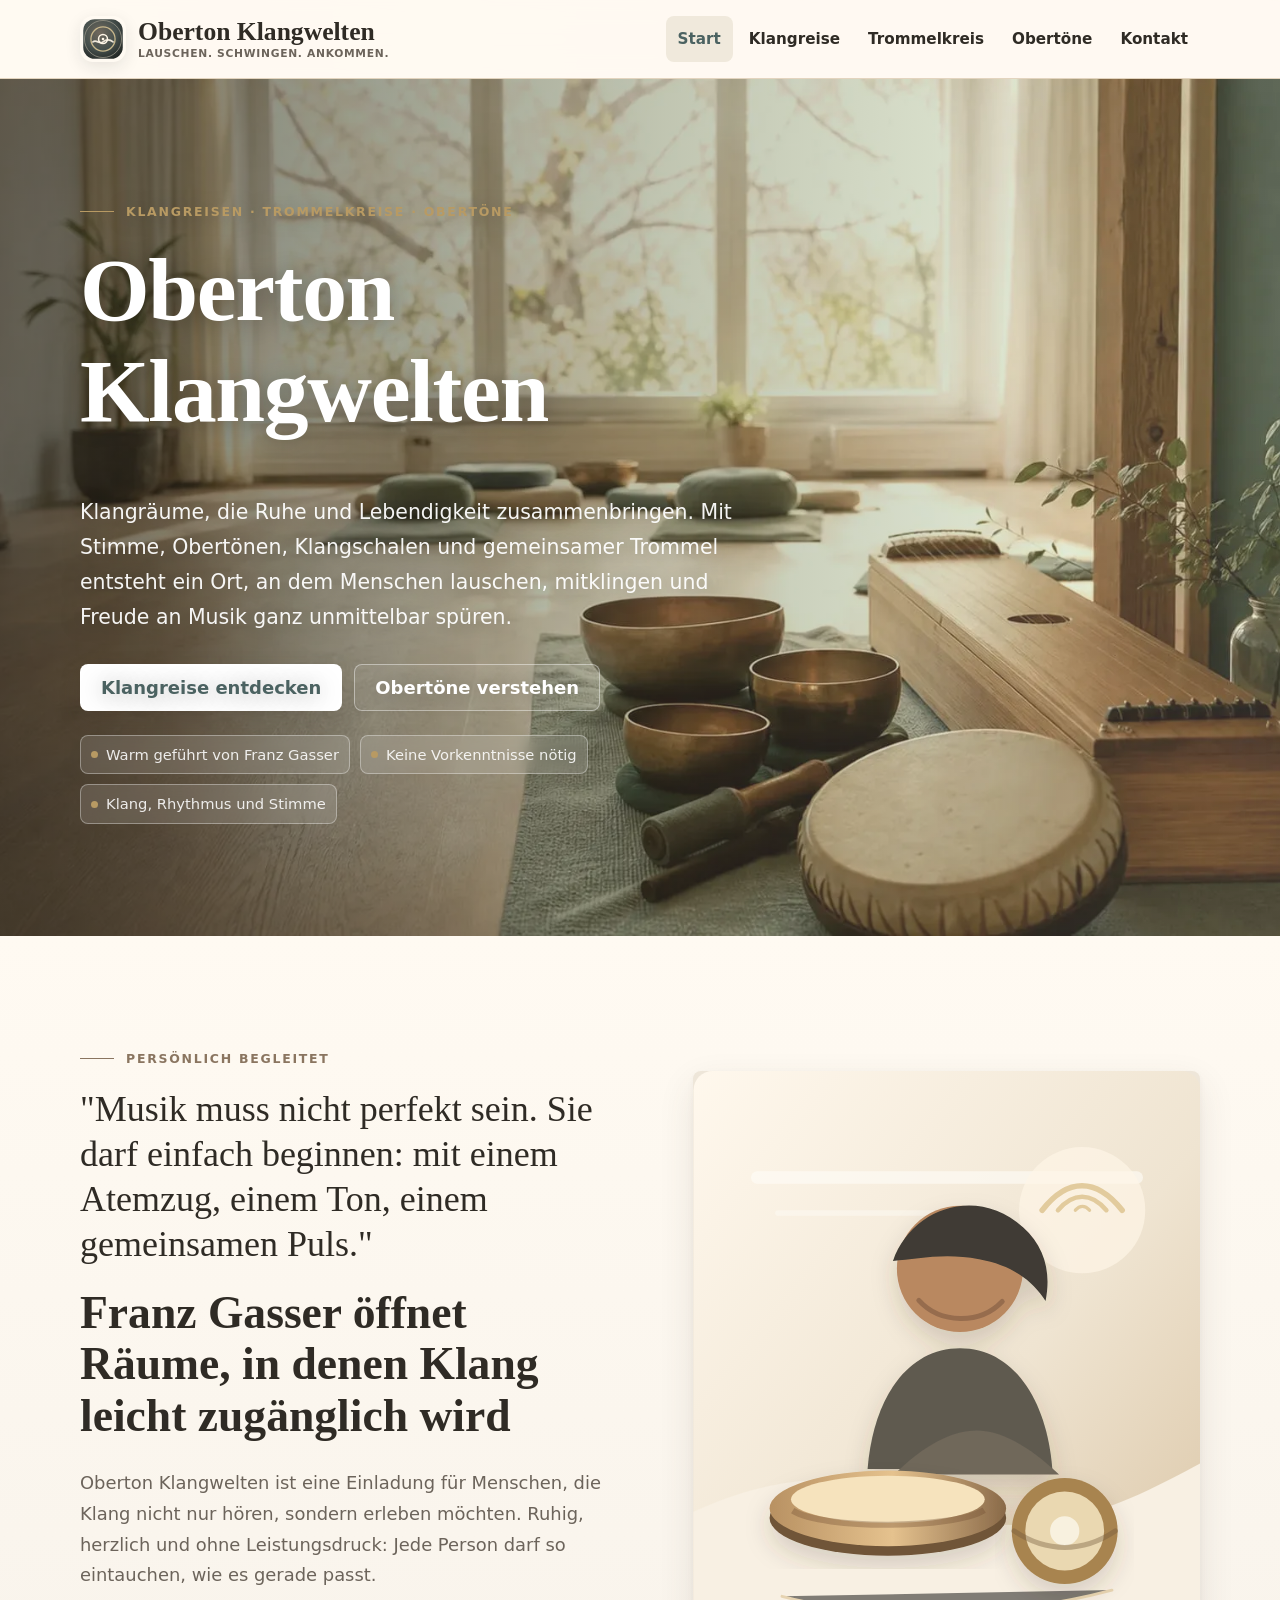
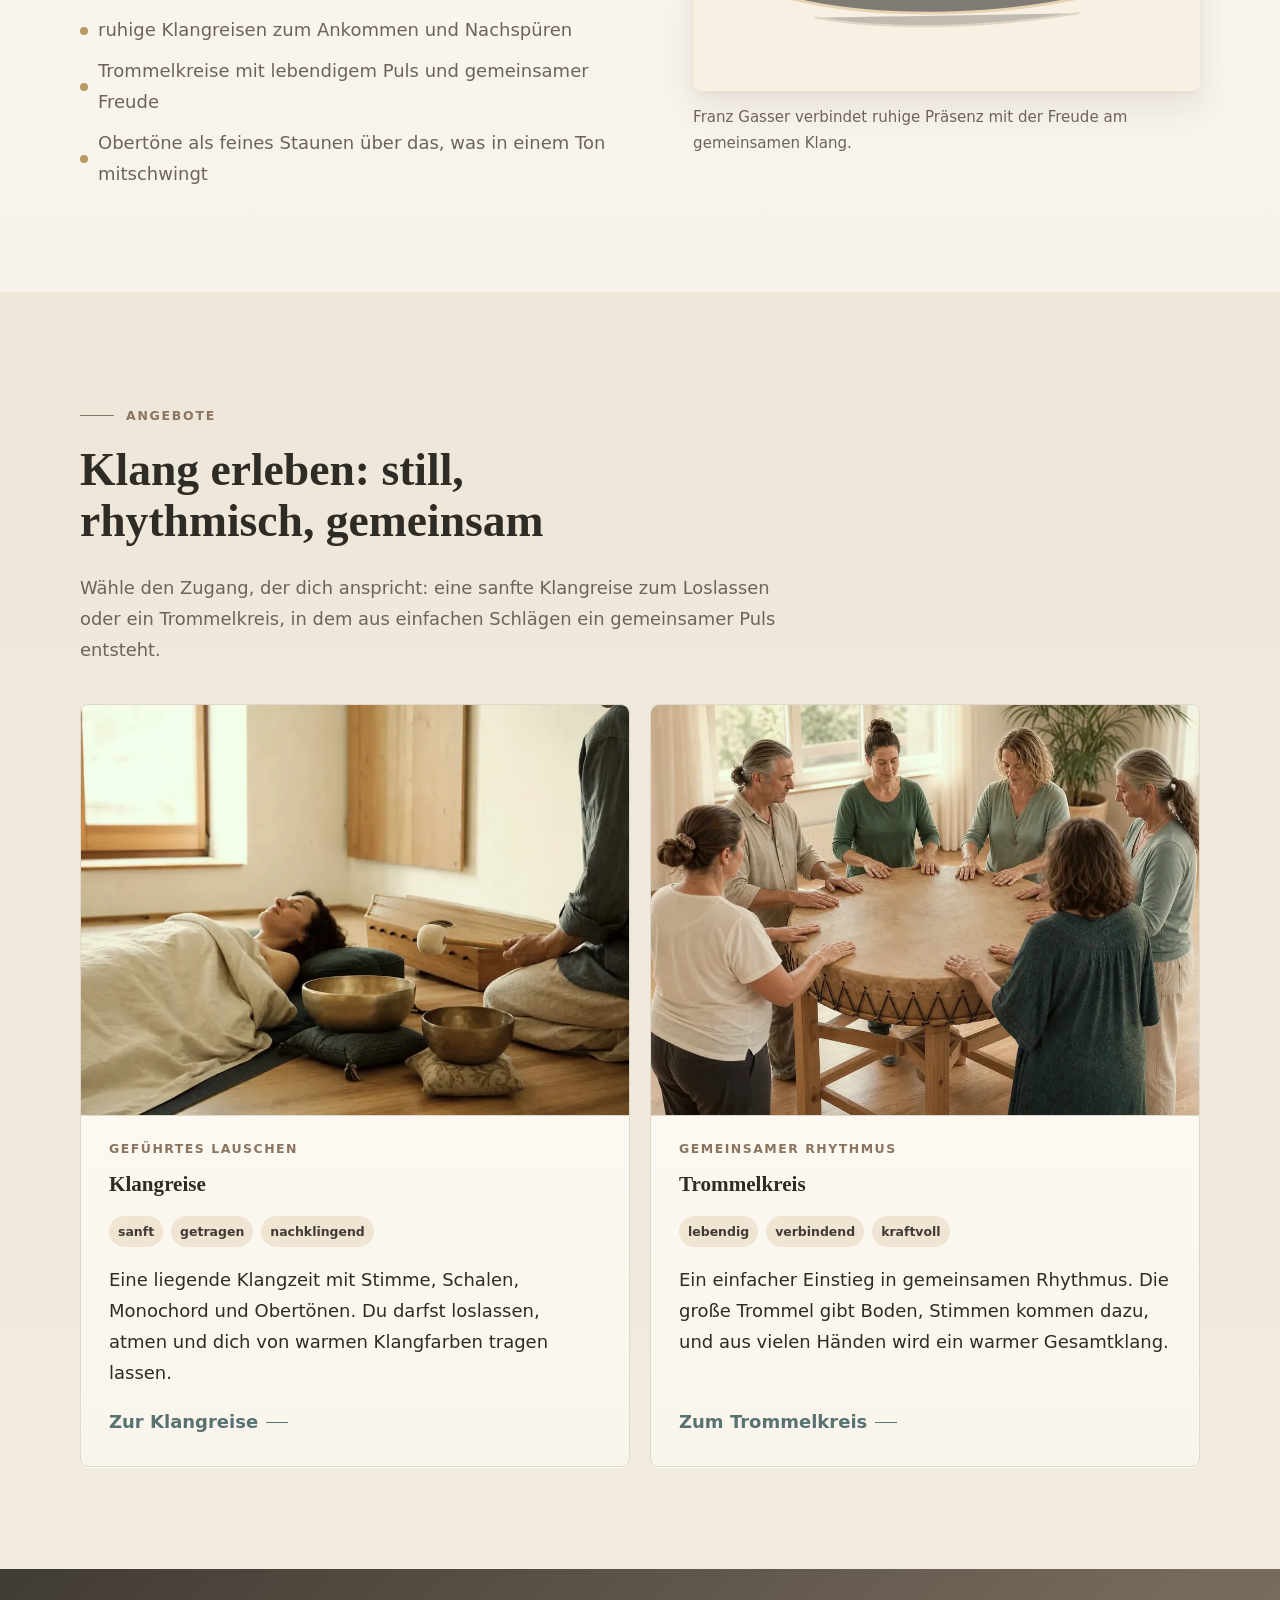
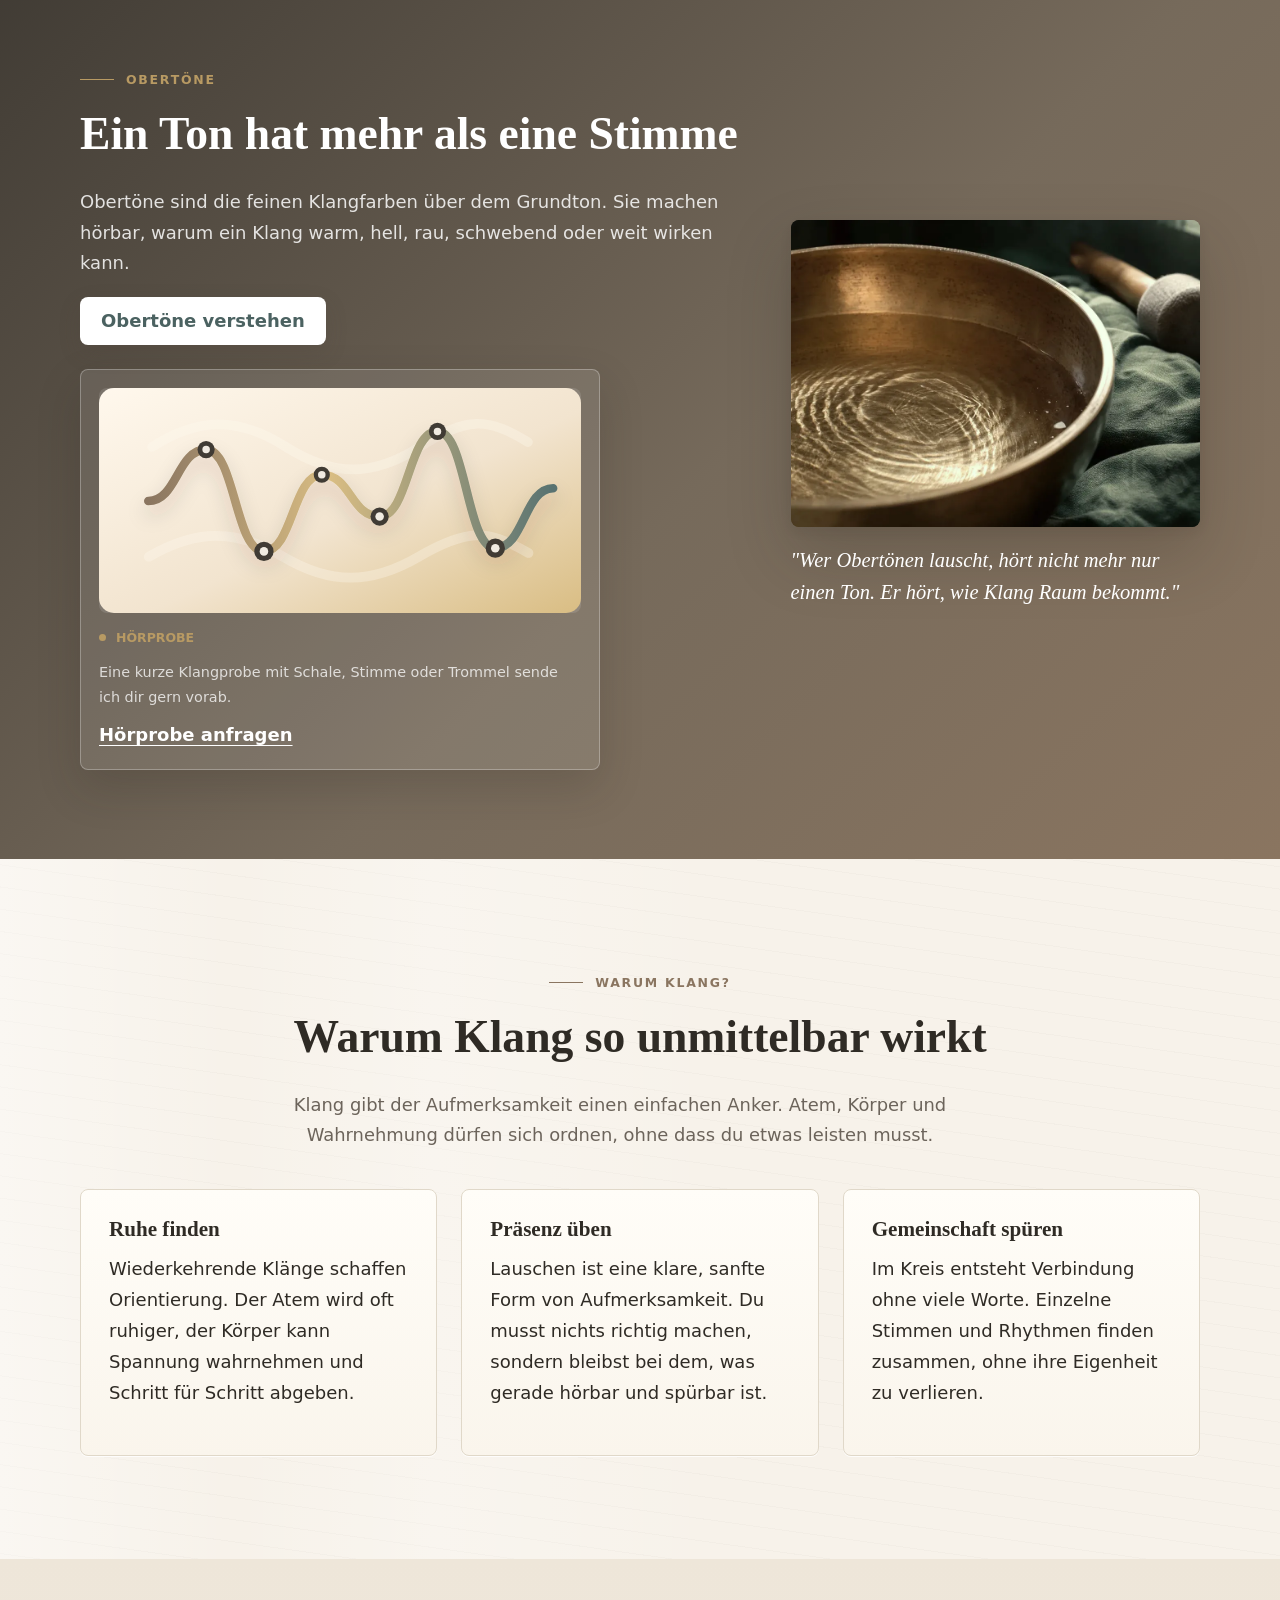
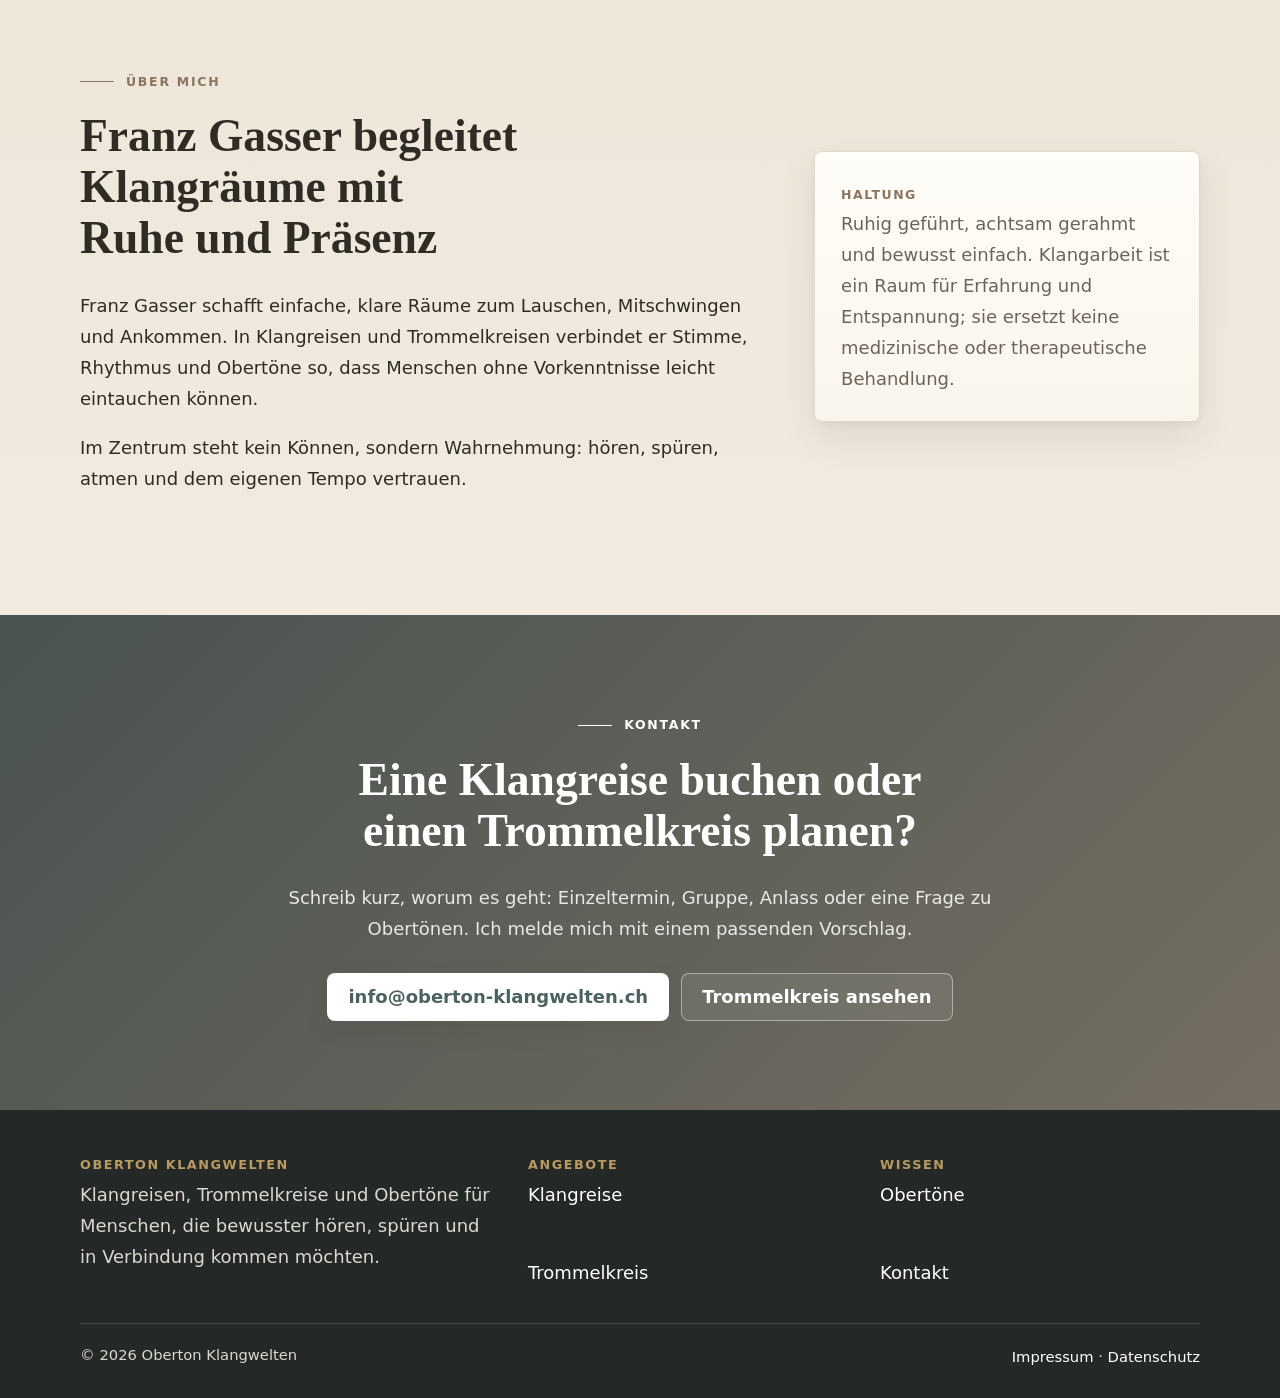
<file: index.html>
<!DOCTYPE html>
<html lang="de-CH">
<head>
<meta charset="UTF-8">
<meta name="viewport" content="width=device-width, initial-scale=1.0, viewport-fit=cover">
<meta name="theme-color" content="#f6f1e9">
<title>Oberton Klangwelten | Klangreisen, Trommelkreise und Obertöne</title>
<meta name="description" content="Oberton Klangwelten bietet Klangreisen, Trommelkreise und verständliche Einblicke in Obertöne: Räume zum Lauschen, Mitschwingen und Ankommen.">
<link rel="canonical" href="https://oberton-klangwelten.ch/">
<meta property="og:locale" content="de_CH">
<meta property="og:type" content="website">
<meta property="og:title" content="Oberton Klangwelten">
<meta property="og:description" content="Klangreisen, Trommelkreise und Obertöne: ruhig, körpernah und leicht zugänglich.">
<meta property="og:url" content="https://oberton-klangwelten.ch/">
<meta property="og:site_name" content="Oberton Klangwelten">
<meta property="og:image" content="https://oberton-klangwelten.ch/assets/photos/og-klangwelten-wood.jpg?v=2">
<meta property="og:image:width" content="1200">
<meta property="og:image:height" content="630">
<link rel="preload" as="image" href="/assets/photos/hero-klangraum-wood.webp?v=2" type="image/webp">
<link rel="icon" type="image/svg+xml" href="/assets/favicon.svg?v=4">
<link rel="apple-touch-icon" sizes="180x180" href="/assets/apple-touch-icon.png?v=4">
<link rel="manifest" href="/manifest.json">
<script type="application/ld+json">
{
  "@context": "https://schema.org",
  "@type": "LocalBusiness",
  "@id": "https://oberton-klangwelten.ch/#business",
  "name": "Oberton Klangwelten",
  "description": "Klangreisen, Trommelkreise und verständliche Einblicke in Obertöne im Kanton Bern.",
  "url": "https://oberton-klangwelten.ch/",
  "email": "info@oberton-klangwelten.ch",
  "image": "https://oberton-klangwelten.ch/assets/photos/og-klangwelten-wood.jpg?v=2",
  "slogan": "Lauschen. Schwingen. Ankommen.",
  "address": {
    "@type": "PostalAddress",
    "addressLocality": "Brügg",
    "addressRegion": "BE",
    "addressCountry": "CH"
  },
  "areaServed": {
    "@type": "AdministrativeArea",
    "name": "Kanton Bern"
  },
  "makesOffer": [
    {
      "@type": "Offer",
      "itemOffered": {
        "@type": "Service",
        "name": "Klangreise",
        "description": "Geführte Klangzeit zum Liegen, Lauschen und Ankommen mit Stimme, Klangschalen, Monochord, Trommel und Obertönen.",
        "url": "https://oberton-klangwelten.ch/angebote/klangreise/"
      }
    },
    {
      "@type": "Offer",
      "itemOffered": {
        "@type": "Service",
        "name": "Trommelkreis",
        "description": "Gemeinsamer Klangraum für Rhythmus, Stimme und Präsenz, auch ohne musikalische Vorerfahrung.",
        "url": "https://oberton-klangwelten.ch/angebote/trommelkreis/"
      }
    }
  ]
}
</script>
<style>*,*::before,*::after{box-sizing:border-box}:root{--ink:#2f2b25;--muted:#6c645b;--paper:#f7f2ea;--paper-soft:#eee6d9;--surface:#fffdf8;--forest:#70675a;--forest-dark:#403b34;--moss:#9d998b;--clay:#8a7560;--gold:#b89a63;--accent:#587271;--accent-dark:#4b6261;--cream:#faf4ea;--border:#e0d8c9;--radius:8px;--s-1:4px;--s-2:8px;--s-3:12px;--s-4:16px;--s-5:24px;--s-6:32px;--s-7:48px;--s-8:64px;--s-9:96px;--s-10:128px;--golden:1.618;--shadow:0 2px 6px rgba(74,65,56,.05),0 14px 36px rgba(74,65,56,.11);--shadow-strong:0 4px 12px rgba(42,35,28,.09),0 28px 64px rgba(42,35,28,.22);--font-display:"Iowan Old Style","Palatino Linotype",Palatino,Georgia,"Times New Roman",serif;--font-body:system-ui,-apple-system,BlinkMacSystemFont,"Segoe UI",Roboto,Arial,sans-serif;}html{scroll-behavior:smooth}body{margin:0;font-family:var(--font-body);font-size:18px;line-height:1.72;color:var(--ink);background:linear-gradient(90deg,rgba(255,255,255,.38),transparent 18%,rgba(255,255,255,.24) 34%,transparent 56%),repeating-linear-gradient(8deg,rgba(112,103,90,.032) 0 1px,transparent 1px 22px),var(--paper);-webkit-font-smoothing:antialiased;text-rendering:optimizeLegibility}a{color:var(--accent);text-decoration:none}a:hover{text-decoration:underline;text-underline-offset:3px}img,svg{display:block;max-width:100%}picture{display:block}.container{width:min(1120px,calc(100% - 40px));margin:0 auto}.skip-link{position:fixed;left:12px;top:12px;z-index:100;transform:translateY(-140%);display:inline-flex;align-items:center;min-height:44px;padding:10px 14px;background:var(--forest-dark);color:white;border-radius:var(--radius)}.skip-link:focus{transform:translateY(0)}.site-header{position:sticky;top:0;z-index:30;background:rgba(255,250,242,.92);backdrop-filter:blur(14px);-webkit-backdrop-filter:blur(14px);border-bottom:1px solid rgba(221,204,179,.82)}.site-header__inner{min-height:78px;display:flex;align-items:center;gap:28px}.brand{display:flex;align-items:center;gap:12px;min-height:48px;color:var(--ink);font-weight:700;min-width:max-content}.brand:hover{text-decoration:none}.brand__mark{width:46px;height:46px;flex:0 0 46px;border-radius:13px;background:url("/assets/favicon.svg?v=4") center/contain no-repeat;box-shadow:0 5px 16px rgba(36,41,39,.1)}.brand__text{display:grid;line-height:1}.brand__name{font-family:var(--font-display);font-size:clamp(1.45rem,2vw,1.72rem);font-weight:700;letter-spacing:0;line-height:1.08}.brand__sub{font-size:.67rem;letter-spacing:.065em;text-transform:uppercase;color:var(--muted);font-weight:720;line-height:1.1;margin-top:3px}.nav{margin-left:auto;display:flex;align-items:center;gap:4px}.nav a{display:inline-flex;align-items:center;min-height:44px;padding:10px 12px;border-radius:var(--radius);color:var(--ink);font-size:.95rem;font-weight:650;white-space:nowrap}.nav a{transition:background-color .25s ease,color .25s ease,transform .25s ease}.nav a:hover,.nav a[aria-current="page"]{background:rgba(238,230,217,.88);color:var(--accent-dark);text-decoration:none}.btn{display:inline-flex;align-items:center;justify-content:center;gap:8px;min-height:46px;padding:12px 20px;border-radius:var(--radius);border:1px solid transparent;font-weight:750;text-decoration:none;line-height:1.2;transition:background-color .28s ease,box-shadow .28s ease,transform .28s ease,border-color .28s ease,color .28s ease}.btn:hover{text-decoration:none}.btn--primary{background:var(--forest);color:white;box-shadow:0 8px 22px rgba(74,65,56,.16)}.btn--primary:hover{background:var(--forest-dark);color:white}.btn--ghost{border-color:rgba(255,255,255,.42);color:white;background:rgba(255,255,255,.08)}.btn--ghost:hover{background:rgba(255,255,255,.16);color:white}.section .btn--ghost,.aside .btn--ghost{border-color:var(--border);color:var(--forest-dark);background:rgba(255,250,242,.62)}.hero .btn--primary,.sound-band .btn--primary,.cta .btn--primary{background:#fff;color:var(--accent-dark)}.hero .btn--primary:hover,.sound-band .btn--primary:hover,.cta .btn--primary:hover{background:var(--cream);color:var(--accent-dark)}.btn:hover{transform:translateY(-1px)}.hero{position:relative;z-index:0;isolation:isolate;min-height:calc(100vh - 72px);display:flex;align-items:center;overflow:hidden;background:#5e5a4f url("/assets/photos/hero-klangraum-wood.webp?v=2") center/cover no-repeat;color:white}.hero::before{content:"";position:absolute;inset:0;z-index:1;background:linear-gradient(90deg,rgba(42,37,31,.66),rgba(96,86,70,.34) 52%,rgba(250,244,234,.16))}.hero__grid{position:relative;z-index:2;display:grid;grid-template-columns:minmax(0,760px);gap:72px;align-items:center;padding:112px 0}.hero__inner{max-width:760px;text-shadow:0 2px 22px rgba(28,24,20,.34)}.eyebrow{display:inline-flex;align-items:center;gap:12px;margin-bottom:18px;font-size:.78rem;font-weight:800;letter-spacing:.14em;text-transform:uppercase;color:var(--clay)}.eyebrow::before{content:"";width:34px;height:1px;background:currentColor;flex:0 0 auto}.hero .eyebrow,.subhero .eyebrow,.sound-band .eyebrow{color:var(--gold)}.cta .eyebrow{color:white}h1,h2,h3{font-family:var(--font-display);line-height:1.12;margin:0 0 .6em;color:inherit;text-wrap:balance}h1{font-size:5.6rem;letter-spacing:-.015em}h2{font-size:2.85rem;letter-spacing:0}h3{font-size:1.32rem;letter-spacing:0}p{margin:0 0 1em}.hero__lead{font-size:1.28rem;max-width:660px;color:rgba(255,255,255,.94)}.hero__actions{display:flex;flex-wrap:wrap;gap:12px;margin-top:28px}.hero__notes{display:flex;flex-wrap:wrap;gap:10px;margin-top:24px;color:rgba(255,255,255,.88);font-size:.92rem;text-shadow:none}.hero__notes span{display:inline-flex;align-items:center;gap:8px;min-height:34px;padding:6px 10px;border:1px solid rgba(255,255,255,.34);border-radius:var(--radius);background:rgba(255,255,255,.13);backdrop-filter:blur(8px);-webkit-backdrop-filter:blur(8px)}.hero__notes span::before{content:"";width:7px;height:7px;border-radius:50%;background:var(--gold)}.section{padding:clamp(68px,8vw,118px) 0}.section--soft{background:linear-gradient(180deg,var(--paper-soft),#f1ebe0)}.section-head{max-width:760px;margin-bottom:38px}.section-head--center{text-align:center;margin-left:auto;margin-right:auto}.lead{font-size:1.12rem;color:var(--muted);max-width:720px}.section-offset{margin-top:28px}.grid{display:grid;gap:20px}.grid--3{grid-template-columns:repeat(3,1fr)}.grid--2{grid-template-columns:repeat(2,1fr)}.card{background:linear-gradient(180deg,var(--surface),#faf5ec);border:1px solid var(--border);border-radius:var(--radius);padding:28px;box-shadow:0 1px 0 rgba(255,255,255,.82);overflow:hidden}.card--link{display:flex;flex-direction:column;min-height:100%;color:var(--ink);transition:transform .35s cubic-bezier(.22,.61,.36,1),box-shadow .35s cubic-bezier(.22,.61,.36,1),border-color .3s ease}.card--link:hover{transform:translateY(-4px);box-shadow:var(--shadow);border-color:rgba(119,101,77,.45);text-decoration:none}.card__meta{font-size:.78rem;font-weight:800;letter-spacing:.12em;text-transform:uppercase;color:var(--clay);margin-bottom:14px}.card__image{width:calc(100% + 56px);max-width:none;height:auto;aspect-ratio:4/3;object-fit:cover;margin:-28px -28px 22px;border-radius:var(--radius) var(--radius) 0 0;background:var(--paper-soft);border-bottom:1px solid var(--border)}.card__tags{display:flex;flex-wrap:wrap;gap:8px;margin:6px 0 18px}.card__tags span{display:inline-flex;align-items:center;min-height:30px;padding:5px 9px;border-radius:999px;background:#f0e5d3;color:var(--forest-dark);font-size:.78rem;font-weight:760}.card__more{margin-top:auto;font-weight:800;color:var(--accent)}.card__more::after{content:"";display:inline-block;width:22px;height:1px;margin-left:8px;vertical-align:middle;background:currentColor;transition:width .2s ease}.card--link:hover .card__more::after{width:34px}.sound-band{position:relative;padding:clamp(62px,7vw,96px) 0;background:linear-gradient(135deg,#403b34,#766a5b 56%,#8a7560);color:white;overflow:hidden}.sound-band .container{position:relative;display:grid;grid-template-columns:1.618fr 1fr;gap:var(--s-7);align-items:center}.sound-band p{color:rgba(255,255,255,.84)}.quote{font-family:var(--font-display);font-style:italic;font-size:1.55rem;line-height:1.55;color:white;margin:0}.sound-band__media{margin:0}.sound-band__media picture{display:block;aspect-ratio:4/3;border-radius:var(--radius);background:url("/assets/photos/obertoene-klangschale-wood.webp?v=2") center/cover no-repeat;box-shadow:var(--shadow-strong);overflow:hidden}.sound-band__media img{width:100%;height:100%;aspect-ratio:4/3;object-fit:cover;border-radius:var(--radius)}.sound-band__media .quote{margin-top:18px;font-size:1.28rem}.subhero{padding:clamp(112px,14vw,170px) 0 clamp(56px,8vw,92px);background:#373a36 center/cover no-repeat;color:white;position:relative;overflow:hidden;isolation:isolate}.subhero::before{content:"";position:absolute;inset:0;background:linear-gradient(90deg,rgba(35,38,36,.78),rgba(70,66,58,.48) 52%,rgba(247,242,234,.08));z-index:0}.subhero .container{position:relative;z-index:1}.subhero__content{max-width:760px}.subhero--klangreise{background-image:url("/assets/photos/klangreise-wood.webp?v=2");background-position:center 46%}.subhero--trommelkreis{background-image:url("/assets/photos/trommelkreis-grosse-trommel-wood.webp?v=2");background-position:center 42%}.subhero--obertoene{background-image:url("/assets/photos/obertoene-klangschale-wood.webp?v=2");background-position:center 54%}.page-grid{display:grid;grid-template-columns:minmax(0,1.618fr) minmax(0,1fr);gap:var(--s-7);align-items:start}.aside{position:sticky;top:96px;background:linear-gradient(180deg,var(--surface),#faf5ec);border:1px solid var(--border);border-radius:var(--radius);padding:24px;box-shadow:0 1px 0 rgba(255,255,255,.82)}.list{padding-left:1.2em}.list li{margin-bottom:.65em}.overtone-note{background:var(--cream);border-left:4px solid var(--gold);padding:24px;border-radius:0 var(--radius) var(--radius) 0}.flow + .overtone-note,.grid + .overtone-note{margin-top:36px}.section-spacer{margin-top:54px}.flow{display:grid;gap:20px}.step{display:grid;grid-template-columns:52px 1fr;gap:18px;padding-bottom:20px;border-bottom:1px solid var(--border)}.step:last-child{border-bottom:0;padding-bottom:0}.step__num{font-family:var(--font-display);font-size:1.8rem;color:var(--clay)}.facts{margin:0 0 20px}.facts div{display:grid;grid-template-columns:auto 1fr;gap:14px;padding:11px 0;border-bottom:1px solid var(--border)}.facts div:last-child{border-bottom:0}.facts dt{font-weight:750;color:var(--forest-dark)}.facts dd{margin:0;color:var(--muted);text-align:right}.faq{display:grid;gap:14px}.faq__item{background:linear-gradient(180deg,var(--surface),#faf5ec);border:1px solid var(--border);border-radius:var(--radius);overflow:hidden}.faq__item summary{list-style:none;cursor:pointer;display:flex;justify-content:space-between;align-items:center;gap:18px;padding:18px 22px;font-family:var(--font-display);font-size:1.15rem;color:var(--ink)}.faq__item summary::-webkit-details-marker{display:none}.faq__item summary::after{content:"+";font-family:var(--font-body);font-size:1.5rem;color:var(--clay);line-height:1;transition:transform .2s ease;flex:0 0 auto}.faq__item[open] summary::after{transform:rotate(45deg)}.faq__item summary:hover{color:var(--forest)}.faq__answer{padding:0 22px 20px}.faq__answer p{margin:0;color:var(--muted)}.cta{padding:clamp(62px,7vw,94px) 0;background:linear-gradient(135deg,#4a5350,#756e62);color:white;text-align:center}.cta p{color:rgba(255,255,255,.86);max-width:720px;margin-left:auto;margin-right:auto}.cta .hero__actions{justify-content:center}.site-footer{background:#242927;color:rgba(255,250,242,.84);padding:48px 0 28px}.footer-grid{display:grid;grid-template-columns:1.3fr 1fr 1fr;gap:32px}.site-footer h2{font-family:var(--font-body);font-size:.8rem;letter-spacing:.12em;text-transform:uppercase;color:var(--gold)}.site-footer a{color:white}.footer-grid nav p{display:grid;gap:8px;margin:0}.footer-grid nav a,.footer-bottom a{display:inline-flex;align-items:center;min-height:28px}.footer-bottom{border-top:1px solid rgba(255,255,255,.14);margin-top:32px;padding-top:18px;display:flex;justify-content:space-between;gap:18px;flex-wrap:wrap;font-size:.92rem}@media(max-width:920px){body{font-size:17px}.site-header__inner{min-height:auto;padding:12px 0;align-items:flex-start;flex-direction:column;gap:10px}.nav{width:100%;margin-left:0;display:flex;gap:2px;overflow-x:auto;padding-bottom:2px;scrollbar-width:none}.nav::-webkit-scrollbar{display:none}.nav a{padding:9px 10px}.hero{min-height:auto;align-items:stretch}.hero__grid{grid-template-columns:1fr;padding:92px 0;gap:36px}.grid--3,.grid--2,.sound-band .container,.page-grid,.footer-grid,.welcome .container{grid-template-columns:1fr}.aside{position:static}h1{font-size:4.1rem}h2{font-size:2.35rem}.hero__lead{font-size:1.16rem}.quote{font-size:1.35rem}}@media(max-width:560px){.container{width:min(100% - 32px,1120px)}.brand{gap:9px;min-height:42px}.brand__mark{width:38px;height:38px;flex-basis:38px;border-radius:11px}.brand__name{font-size:1.2rem}.brand__sub{font-size:.56rem;letter-spacing:.045em;margin-top:3px}h1{font-size:2.75rem}h2{font-size:2rem}.welcome__quote{font-size:1.28rem}.eyebrow{font-size:.7rem;letter-spacing:.12em;gap:10px}.eyebrow::before{width:24px}.hero__grid{padding:64px 0 60px}.hero__lead{font-size:1.04rem}.hero__actions,.cta .hero__actions{display:grid}.hero__notes{display:grid;grid-template-columns:1fr;gap:8px;font-size:.86rem}.section{padding:56px 0}.card{padding:22px}.card__image{width:calc(100% + 44px);margin:-22px -22px 18px}.card__tags span{font-size:.74rem}.step{grid-template-columns:42px 1fr;gap:14px}}::selection{background:rgba(119,101,77,.22);color:var(--ink)}:focus-visible{outline:2px solid var(--accent);outline-offset:3px;border-radius:2px}.facts dd{font-variant-numeric:tabular-nums}.grid-12{display:grid;grid-template-columns:repeat(12,minmax(0,1fr));gap:var(--s-5)}.col-1{grid-column:span 1}.col-2{grid-column:span 2}.col-3{grid-column:span 3}.col-4{grid-column:span 4}.col-5{grid-column:span 5}.col-6{grid-column:span 6}.col-7{grid-column:span 7}.col-8{grid-column:span 8}.col-9{grid-column:span 9}.col-10{grid-column:span 10}.col-11{grid-column:span 11}.col-12{grid-column:span 12}.split-golden{display:grid;grid-template-columns:1.618fr 1fr;gap:var(--s-7);align-items:start}.split-golden--reverse{display:grid;grid-template-columns:1fr 1.618fr;gap:var(--s-7);align-items:start}@media(max-width:768px){.grid-12{grid-template-columns:1fr;gap:var(--s-4)}.grid-12>[class*="col-"]{grid-column:1/-1}.split-golden,.split-golden--reverse{grid-template-columns:1fr;gap:var(--s-6)}}.soundbite{margin-top:24px;padding:18px;border:1px solid rgba(255,255,255,.28);border-radius:var(--radius);background:rgba(255,255,255,.1);max-width:520px;box-shadow:0 18px 44px rgba(37,31,25,.18)}.soundbite__graphic{width:100%;height:auto;aspect-ratio:900/420;object-fit:cover;border-radius:var(--radius);margin-bottom:14px;background:rgba(255,255,255,.12)}.soundbite__label{display:flex;align-items:center;gap:10px;margin-bottom:12px;font-size:.78rem;font-weight:800;letter-spacing:0;text-transform:uppercase;color:var(--gold)}.soundbite__label::before{content:"";width:7px;height:7px;border-radius:50%;background:var(--gold)}.soundbite p{margin:.7em 0 0;font-size:.9rem;color:rgba(255,255,255,.76)}.soundbite__link{display:inline-flex;margin-top:10px;color:white;font-weight:750;text-decoration:underline;text-underline-offset:4px}.soundbite__link:hover{color:var(--cream)}.welcome{background:linear-gradient(180deg,#fffaf2,var(--paper))}.welcome .container{display:grid;grid-template-columns:minmax(0,1.04fr) minmax(280px,.96fr);gap:clamp(28px,5vw,64px);align-items:center}.welcome__text{max-width:720px}.welcome__quote{font-family:var(--font-display);font-size:clamp(1.5rem,3vw,2.25rem);line-height:1.25;margin:0 0 20px;color:var(--ink)}.welcome__image{margin:0}.welcome__image img{width:100%;height:auto;aspect-ratio:9/11;object-fit:cover;border-radius:var(--radius);box-shadow:var(--shadow);background:var(--paper-soft)}.welcome__caption{margin-top:14px;color:var(--muted);font-size:.94rem}.moment-list{display:grid;gap:10px;margin:24px 0 0;padding:0;list-style:none}.moment-list li{display:flex;align-items:center;gap:10px;color:var(--muted)}.moment-list li::before{content:"";width:8px;height:8px;border-radius:50%;background:var(--gold);flex:0 0 auto}.bio .container{display:grid;grid-template-columns:minmax(0,1.28fr) minmax(260px,.72fr);gap:48px;align-items:center}.bio__text{max-width:760px}.bio__note{background:linear-gradient(180deg,var(--surface),#faf5ec);border:1px solid var(--border);border-radius:var(--radius);padding:26px;box-shadow:var(--shadow)}.bio__note p{margin-bottom:0;color:var(--muted)}@media(max-width:920px){.bio .container,.welcome .container{grid-template-columns:1fr;gap:28px}}@media(max-width:560px){.site-header__inner{gap:10px}.nav{flex-wrap:wrap;overflow-x:visible;row-gap:4px}.nav a{font-size:.82rem;padding:7px 8px;min-height:38px}.nav a[href="#kontakt"],.nav a[href="/#kontakt"]{display:none}.hero .hero__actions{display:grid;grid-template-columns:1fr;gap:10px}.hero .btn{min-height:44px}.hero__notes{display:flex;overflow-x:auto;grid-template-columns:none;gap:8px;padding-bottom:2px;scrollbar-width:none}.hero__notes::-webkit-scrollbar{display:none}.hero__notes span{flex:0 0 auto;min-height:32px;padding:5px 9px}.soundbite{padding:16px}.welcome__caption{font-size:.88rem}}@media(prefers-reduced-motion:no-preference){.hero__inner{animation:soft-rise .72s cubic-bezier(.22,.61,.36,1) both}.card,.sound-band__media,.bio__text,.bio__note,.welcome__text,.welcome__image{animation:soft-rise .75s cubic-bezier(.22,.61,.36,1) both}.card__image{transition:transform .7s cubic-bezier(.22,.61,.36,1),filter .7s ease}.card--link:hover .card__image{transform:scale(1.025);filter:saturate(1.03)}@keyframes soft-rise{from{transform:translateY(10px)}to{transform:translateY(0)}}}</style>
</head>
<body>
<a class="skip-link" href="#main">Zum Inhalt springen</a>
<header class="site-header">
  <div class="container site-header__inner">
    <a class="brand" href="/">
      <span class="brand__mark" aria-hidden="true"></span>
      <span class="brand__text"><span class="brand__name">Oberton Klangwelten</span><span class="brand__sub">Lauschen. Schwingen. Ankommen.</span></span>
    </a>
    <nav class="nav" aria-label="Hauptnavigation">
      <a href="/" aria-current="page">Start</a>
      <a href="/angebote/klangreise/">Klangreise</a>
      <a href="/angebote/trommelkreis/">Trommelkreis</a>
      <a href="/obertoene/">Obertöne</a>
      <a href="#kontakt">Kontakt</a>
    </nav>
  </div>
</header>
<main id="main">
  <section class="hero">
    <div class="container hero__grid">
      <div class="hero__inner">
        <span class="eyebrow">Klangreisen · Trommelkreise · Obertöne</span>
        <h1>Oberton Klangwelten</h1>
        <p class="hero__lead">Klangräume, die Ruhe und Lebendigkeit zusammenbringen. Mit Stimme, Obertönen, Klangschalen und gemeinsamer Trommel entsteht ein Ort, an dem Menschen lauschen, mitklingen und Freude an Musik ganz unmittelbar spüren.</p>
        <div class="hero__actions">
          <a class="btn btn--primary" href="/angebote/klangreise/">Klangreise entdecken</a>
          <a class="btn btn--ghost" href="/obertoene/">Obertöne verstehen</a>
        </div>
        <div class="hero__notes" aria-label="Angebote auf einen Blick">
          <span>Warm geführt von Franz Gasser</span>
          <span>Keine Vorkenntnisse nötig</span>
          <span>Klang, Rhythmus und Stimme</span>
        </div>
      </div>
    </div>
  </section>

  <section class="section welcome" aria-labelledby="welcome-title">
    <div class="container">
      <div class="welcome__text">
        <span class="eyebrow">Persönlich begleitet</span>
        <p class="welcome__quote">"Musik muss nicht perfekt sein. Sie darf einfach beginnen: mit einem Atemzug, einem Ton, einem gemeinsamen Puls."</p>
        <h2 id="welcome-title">Franz Gasser öffnet Räume, in denen Klang leicht zugänglich wird</h2>
        <p class="lead">Oberton Klangwelten ist eine Einladung für Menschen, die Klang nicht nur hören, sondern erleben möchten. Ruhig, herzlich und ohne Leistungsdruck: Jede Person darf so eintauchen, wie es gerade passt.</p>
        <ul class="moment-list">
          <li>ruhige Klangreisen zum Ankommen und Nachspüren</li>
          <li>Trommelkreise mit lebendigem Puls und gemeinsamer Freude</li>
          <li>Obertöne als feines Staunen über das, was in einem Ton mitschwingt</li>
        </ul>
      </div>
      <figure class="welcome__image">
        <img src="/assets/placeholders/franz-gasser-demo.svg" width="900" height="1100" alt="Illustratives Demo-Portrait von Franz Gasser im Klangraum" loading="lazy" decoding="async">
        <figcaption class="welcome__caption">Franz Gasser verbindet ruhige Präsenz mit der Freude am gemeinsamen Klang.</figcaption>
      </figure>
    </div>
  </section>

  <section class="section section--soft" id="angebote" aria-labelledby="angebote-title">
    <div class="container">
      <div class="section-head">
        <span class="eyebrow">Angebote</span>
        <h2 id="angebote-title">Klang erleben: still, rhythmisch, gemeinsam</h2>
        <p class="lead">Wähle den Zugang, der dich anspricht: eine sanfte Klangreise zum Loslassen oder ein Trommelkreis, in dem aus einfachen Schlägen ein gemeinsamer Puls entsteht.</p>
      </div>
      <div class="grid grid--2">
        <a class="card card--link" href="/angebote/klangreise/">
          <picture>
            <source srcset="/assets/photos/klangreise-wood.webp?v=2" type="image/webp">
            <img class="card__image" src="/assets/photos/klangreise-wood.jpg?v=2" width="1000" height="750" alt="Ruhige Klangreise mit Klangschalen, Monochord und Matte" loading="lazy" decoding="async">
          </picture>
          <span class="card__meta">Geführtes Lauschen</span>
          <h3>Klangreise</h3>
          <div class="card__tags"><span>sanft</span><span>getragen</span><span>nachklingend</span></div>
          <p>Eine liegende Klangzeit mit Stimme, Schalen, Monochord und Obertönen. Du darfst loslassen, atmen und dich von warmen Klangfarben tragen lassen.</p>
          <span class="card__more">Zur Klangreise</span>
        </a>
        <a class="card card--link" href="/angebote/trommelkreis/">
          <picture>
            <source srcset="/assets/photos/trommelkreis-grosse-trommel-wood.webp?v=2" type="image/webp">
            <img class="card__image" src="/assets/photos/trommelkreis-grosse-trommel-wood.jpg?v=2" width="1000" height="750" alt="Trommelkreis an einer großen Gemeinschaftstrommel auf einem Holzständer" loading="lazy" decoding="async">
          </picture>
          <span class="card__meta">Gemeinsamer Rhythmus</span>
          <h3>Trommelkreis</h3>
          <div class="card__tags"><span>lebendig</span><span>verbindend</span><span>kraftvoll</span></div>
          <p>Ein einfacher Einstieg in gemeinsamen Rhythmus. Die große Trommel gibt Boden, Stimmen kommen dazu, und aus vielen Händen wird ein warmer Gesamtklang.</p>
          <span class="card__more">Zum Trommelkreis</span>
        </a>
      </div>
    </div>
  </section>

  <section class="sound-band" aria-labelledby="teaser-obertoene">
    <div class="container">
      <div>
        <span class="eyebrow">Obertöne</span>
        <h2 id="teaser-obertoene">Ein Ton hat mehr als eine Stimme</h2>
        <p>Obertöne sind die feinen Klangfarben über dem Grundton. Sie machen hörbar, warum ein Klang warm, hell, rau, schwebend oder weit wirken kann.</p>
        <a class="btn btn--primary" href="/obertoene/">Obertöne verstehen</a>
        <div class="soundbite">
          <img class="soundbite__graphic" src="/assets/placeholders/klangmoment-demo.svg" width="900" height="420" alt="Demo-Grafik für einen Klangmoment mit warmen Schwingungslinien" loading="lazy" decoding="async">
          <span class="soundbite__label">Hörprobe</span>
          <p>Eine kurze Klangprobe mit Schale, Stimme oder Trommel sende ich dir gern vorab.</p>
          <a class="soundbite__link" href="mailto:info@oberton-klangwelten.ch?subject=H%C3%B6rprobe%20Oberton%20Klangwelten">Hörprobe anfragen</a>
        </div>
      </div>
      <figure class="sound-band__media">
        <picture>
          <source srcset="/assets/photos/obertoene-klangschale-wood.webp?v=2" type="image/webp">
          <img src="/assets/photos/obertoene-klangschale-wood.jpg?v=2" width="1000" height="750" alt="Klangschale mit feinen Wasser-Ringen als sichtbare Schwingung" loading="eager" decoding="async">
        </picture>
        <figcaption class="quote">"Wer Obertönen lauscht, hört nicht mehr nur einen Ton. Er hört, wie Klang Raum bekommt."</figcaption>
      </figure>
    </div>
  </section>

  <section class="section" aria-labelledby="wirkung-title">
    <div class="container">
      <div class="section-head section-head--center">
        <span class="eyebrow">Warum Klang?</span>
        <h2 id="wirkung-title">Warum Klang so unmittelbar wirkt</h2>
        <p class="lead">Klang gibt der Aufmerksamkeit einen einfachen Anker. Atem, Körper und Wahrnehmung dürfen sich ordnen, ohne dass du etwas leisten musst.</p>
      </div>
      <div class="grid-12">
        <article class="card col-4"><h3>Ruhe finden</h3><p>Wiederkehrende Klänge schaffen Orientierung. Der Atem wird oft ruhiger, der Körper kann Spannung wahrnehmen und Schritt für Schritt abgeben.</p></article>
        <article class="card col-4"><h3>Präsenz üben</h3><p>Lauschen ist eine klare, sanfte Form von Aufmerksamkeit. Du musst nichts richtig machen, sondern bleibst bei dem, was gerade hörbar und spürbar ist.</p></article>
        <article class="card col-4"><h3>Gemeinschaft spüren</h3><p>Im Kreis entsteht Verbindung ohne viele Worte. Einzelne Stimmen und Rhythmen finden zusammen, ohne ihre Eigenheit zu verlieren.</p></article>
      </div>
    </div>
  </section>

  <section class="section section--soft bio" aria-labelledby="bio-title">
    <div class="container">
      <div class="bio__text">
        <span class="eyebrow">Über mich</span>
        <h2 id="bio-title">Franz Gasser begleitet Klangräume mit Ruhe und Präsenz</h2>
        <p>Franz Gasser schafft einfache, klare Räume zum Lauschen, Mitschwingen und Ankommen. In Klangreisen und Trommelkreisen verbindet er Stimme, Rhythmus und Obertöne so, dass Menschen ohne Vorkenntnisse leicht eintauchen können.</p>
        <p>Im Zentrum steht kein Können, sondern Wahrnehmung: hören, spüren, atmen und dem eigenen Tempo vertrauen.</p>
      </div>
      <div class="bio__note">
        <span class="card__meta">Haltung</span>
        <p>Ruhig geführt, achtsam gerahmt und bewusst einfach. Klangarbeit ist ein Raum für Erfahrung und Entspannung; sie ersetzt keine medizinische oder therapeutische Behandlung.</p>
      </div>
    </div>
  </section>

  <section class="cta" id="kontakt" aria-labelledby="kontakt-title">
    <div class="container">
      <span class="eyebrow">Kontakt</span>
      <h2 id="kontakt-title">Eine Klangreise buchen oder einen Trommelkreis planen?</h2>
      <p>Schreib kurz, worum es geht: Einzeltermin, Gruppe, Anlass oder eine Frage zu Obertönen. Ich melde mich mit einem passenden Vorschlag.</p>
      <div class="hero__actions">
        <a class="btn btn--primary" href="mailto:info@oberton-klangwelten.ch?subject=Anfrage%20Oberton%20Klangwelten&body=Hallo%0D%0A%0D%0Aich%20m%C3%B6chte%20gern%20eine%20Anfrage%20stellen.%0D%0A%0D%0AAngebot%20(Klangreise%20%2F%20Trommelkreis)%3A%20%0D%0AWunschtermin%20%2F%20Zeitraum%3A%20%0D%0AAnzahl%20Personen%3A%20%0D%0A%0D%0AFrage%20%2F%20Anliegen%3A%20%0D%0A%0D%0AFreundliche%20Gr%C3%BCsse">info@oberton-klangwelten.ch</a>
        <a class="btn btn--ghost" href="/angebote/trommelkreis/">Trommelkreis ansehen</a>
      </div>
    </div>
  </section>
</main>
<footer class="site-footer">
  <div class="container">
    <div class="footer-grid">
      <div><h2>Oberton Klangwelten</h2><p>Klangreisen, Trommelkreise und Obertöne für Menschen, die bewusster hören, spüren und in Verbindung kommen möchten.</p></div>
      <nav aria-label="Footer Angebote"><h2>Angebote</h2><p><a href="/angebote/klangreise/">Klangreise</a><br><a href="/angebote/trommelkreis/">Trommelkreis</a></p></nav>
      <nav aria-label="Footer Wissen"><h2>Wissen</h2><p><a href="/obertoene/">Obertöne</a><br><a href="mailto:info@oberton-klangwelten.ch">Kontakt</a></p></nav>
    </div>
    <div class="footer-bottom"><span>© <span id="year">2026</span> Oberton Klangwelten</span><span><a href="/impressum.html">Impressum</a> · <a href="/datenschutz.html">Datenschutz</a></span></div>
  </div>
</footer>
<script>document.getElementById('year').textContent=new Date().getFullYear()</script>
</body>
</html>
</file>
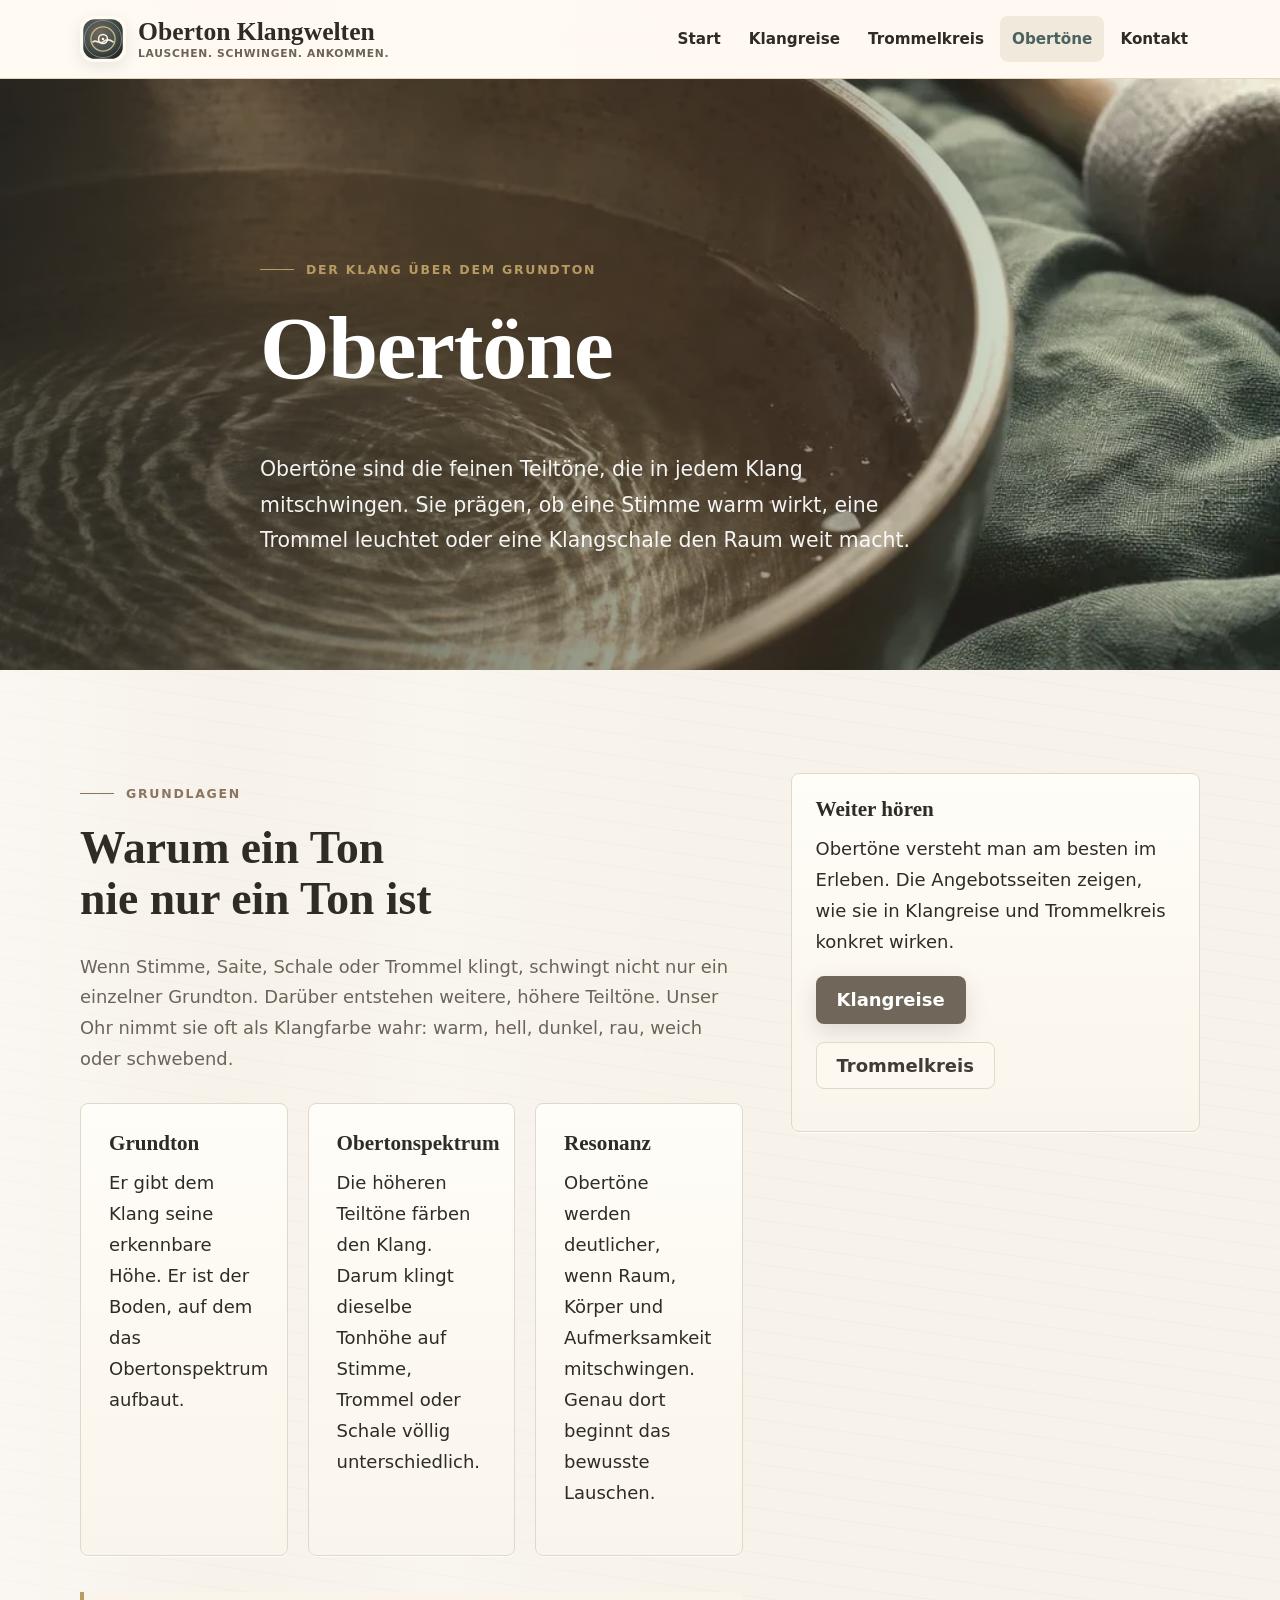
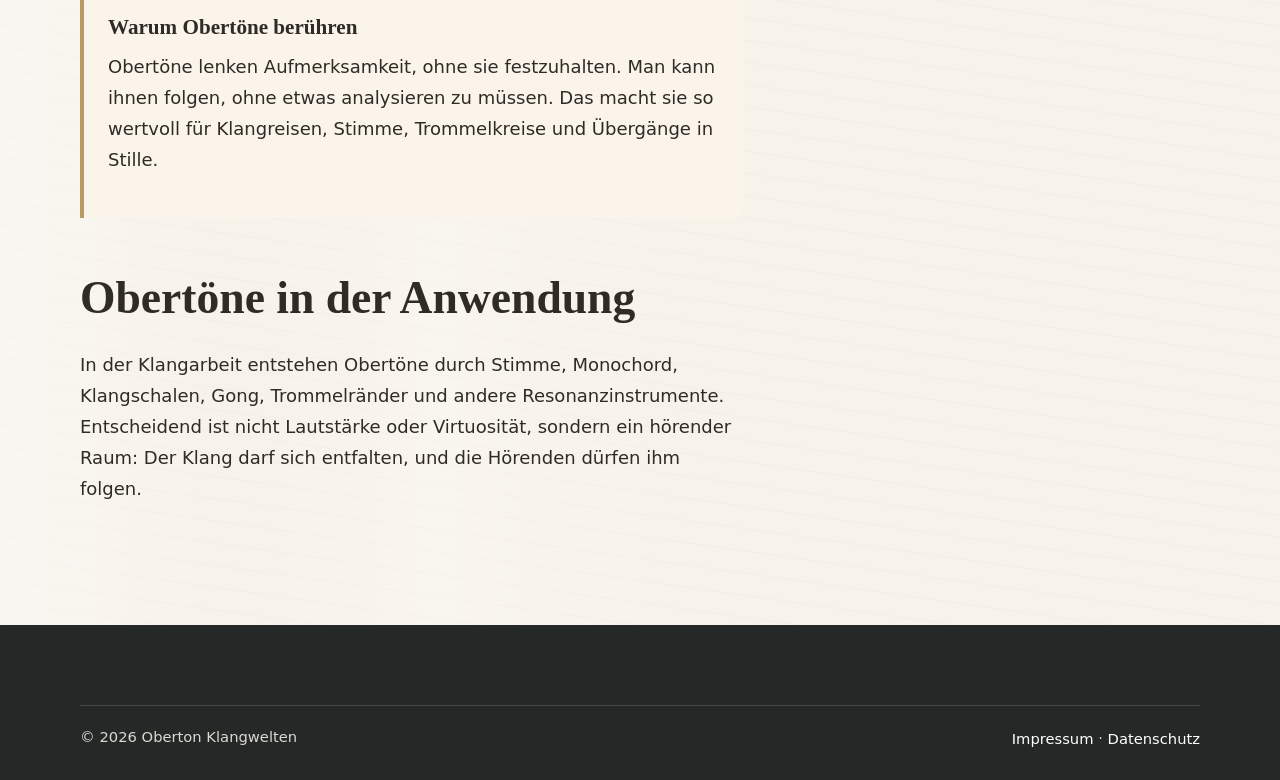
<file: obertoene/index.html>
<!DOCTYPE html>
<html lang="de-CH">
<head>
<meta charset="UTF-8">
<meta name="viewport" content="width=device-width, initial-scale=1.0, viewport-fit=cover">
<meta name="theme-color" content="#f6f1e9">
<title>Obertöne | Oberton Klangwelten</title>
<meta name="description" content="Obertöne verständlich erklärt: was sie sind, wie sie entstehen und warum sie Klangreisen, Trommelkreise und Stimme so reich machen.">
<link rel="canonical" href="https://oberton-klangwelten.ch/obertoene/">
<link rel="icon" type="image/svg+xml" href="/assets/favicon.svg?v=4">
<link rel="apple-touch-icon" sizes="180x180" href="/assets/apple-touch-icon.png?v=4">
<link rel="manifest" href="/manifest.json">
<link rel="stylesheet" href="/assets/klang.css?v=2">
</head>
<body>
<a class="skip-link" href="#main">Zum Inhalt springen</a>
<header class="site-header"><div class="container site-header__inner"><a class="brand" href="/"><span class="brand__mark" aria-hidden="true"></span><span class="brand__text"><span class="brand__name">Oberton Klangwelten</span><span class="brand__sub">Lauschen. Schwingen. Ankommen.</span></span></a><nav class="nav" aria-label="Hauptnavigation"><a href="/">Start</a><a href="/angebote/klangreise/">Klangreise</a><a href="/angebote/trommelkreis/">Trommelkreis</a><a href="/obertoene/" aria-current="page">Obertöne</a><a href="/#kontakt">Kontakt</a></nav></div></header>
<main id="main">
  <section class="subhero subhero--obertoene"><div class="container subhero__content"><span class="eyebrow">Der Klang über dem Grundton</span><h1>Obertöne</h1><p class="hero__lead">Obertöne sind die feinen Teiltöne, die in jedem Klang mitschwingen. Sie prägen, ob eine Stimme warm wirkt, eine Trommel leuchtet oder eine Klangschale den Raum weit macht.</p></div></section>
  <section class="section"><div class="container page-grid">
    <div>
      <span class="eyebrow">Grundlagen</span>
      <h2>Warum ein Ton nie nur ein Ton ist</h2>
      <p class="lead">Wenn Stimme, Saite, Schale oder Trommel klingt, schwingt nicht nur ein einzelner Grundton. Darüber entstehen weitere, höhere Teiltöne. Unser Ohr nimmt sie oft als Klangfarbe wahr: warm, hell, dunkel, rau, weich oder schwebend.</p>
      <div class="grid grid--3 section-offset">
        <article class="card"><h3>Grundton</h3><p>Er gibt dem Klang seine erkennbare Höhe. Er ist der Boden, auf dem das Obertonspektrum aufbaut.</p></article>
        <article class="card"><h3>Obertonspektrum</h3><p>Die höheren Teiltöne färben den Klang. Darum klingt dieselbe Tonhöhe auf Stimme, Trommel oder Schale völlig unterschiedlich.</p></article>
        <article class="card"><h3>Resonanz</h3><p>Obertöne werden deutlicher, wenn Raum, Körper und Aufmerksamkeit mitschwingen. Genau dort beginnt das bewusste Lauschen.</p></article>
      </div>
      <div class="overtone-note">
        <h3>Warum Obertöne berühren</h3>
        <p>Obertöne lenken Aufmerksamkeit, ohne sie festzuhalten. Man kann ihnen folgen, ohne etwas analysieren zu müssen. Das macht sie so wertvoll für Klangreisen, Stimme, Trommelkreise und Übergänge in Stille.</p>
      </div>
      <h2 class="section-spacer">Obertöne in der Anwendung</h2>
      <p>In der Klangarbeit entstehen Obertöne durch Stimme, Monochord, Klangschalen, Gong, Trommelränder und andere Resonanzinstrumente. Entscheidend ist nicht Lautstärke oder Virtuosität, sondern ein hörender Raum: Der Klang darf sich entfalten, und die Hörenden dürfen ihm folgen.</p>
    </div>
    <aside class="aside">
      <h3>Weiter hören</h3>
      <p>Obertöne versteht man am besten im Erleben. Die Angebotsseiten zeigen, wie sie in Klangreise und Trommelkreis konkret wirken.</p>
      <p><a class="btn btn--primary" href="/angebote/klangreise/">Klangreise</a></p>
      <p><a class="btn btn--ghost" href="/angebote/trommelkreis/">Trommelkreis</a></p>
    </aside>
  </div></section>
</main>
<footer class="site-footer"><div class="container"><div class="footer-bottom"><span>© <span id="year">2026</span> Oberton Klangwelten</span><span><a href="/impressum.html">Impressum</a> · <a href="/datenschutz.html">Datenschutz</a></span></div></div></footer><script>document.getElementById('year').textContent=new Date().getFullYear()</script>
</body>
</html>
</file>
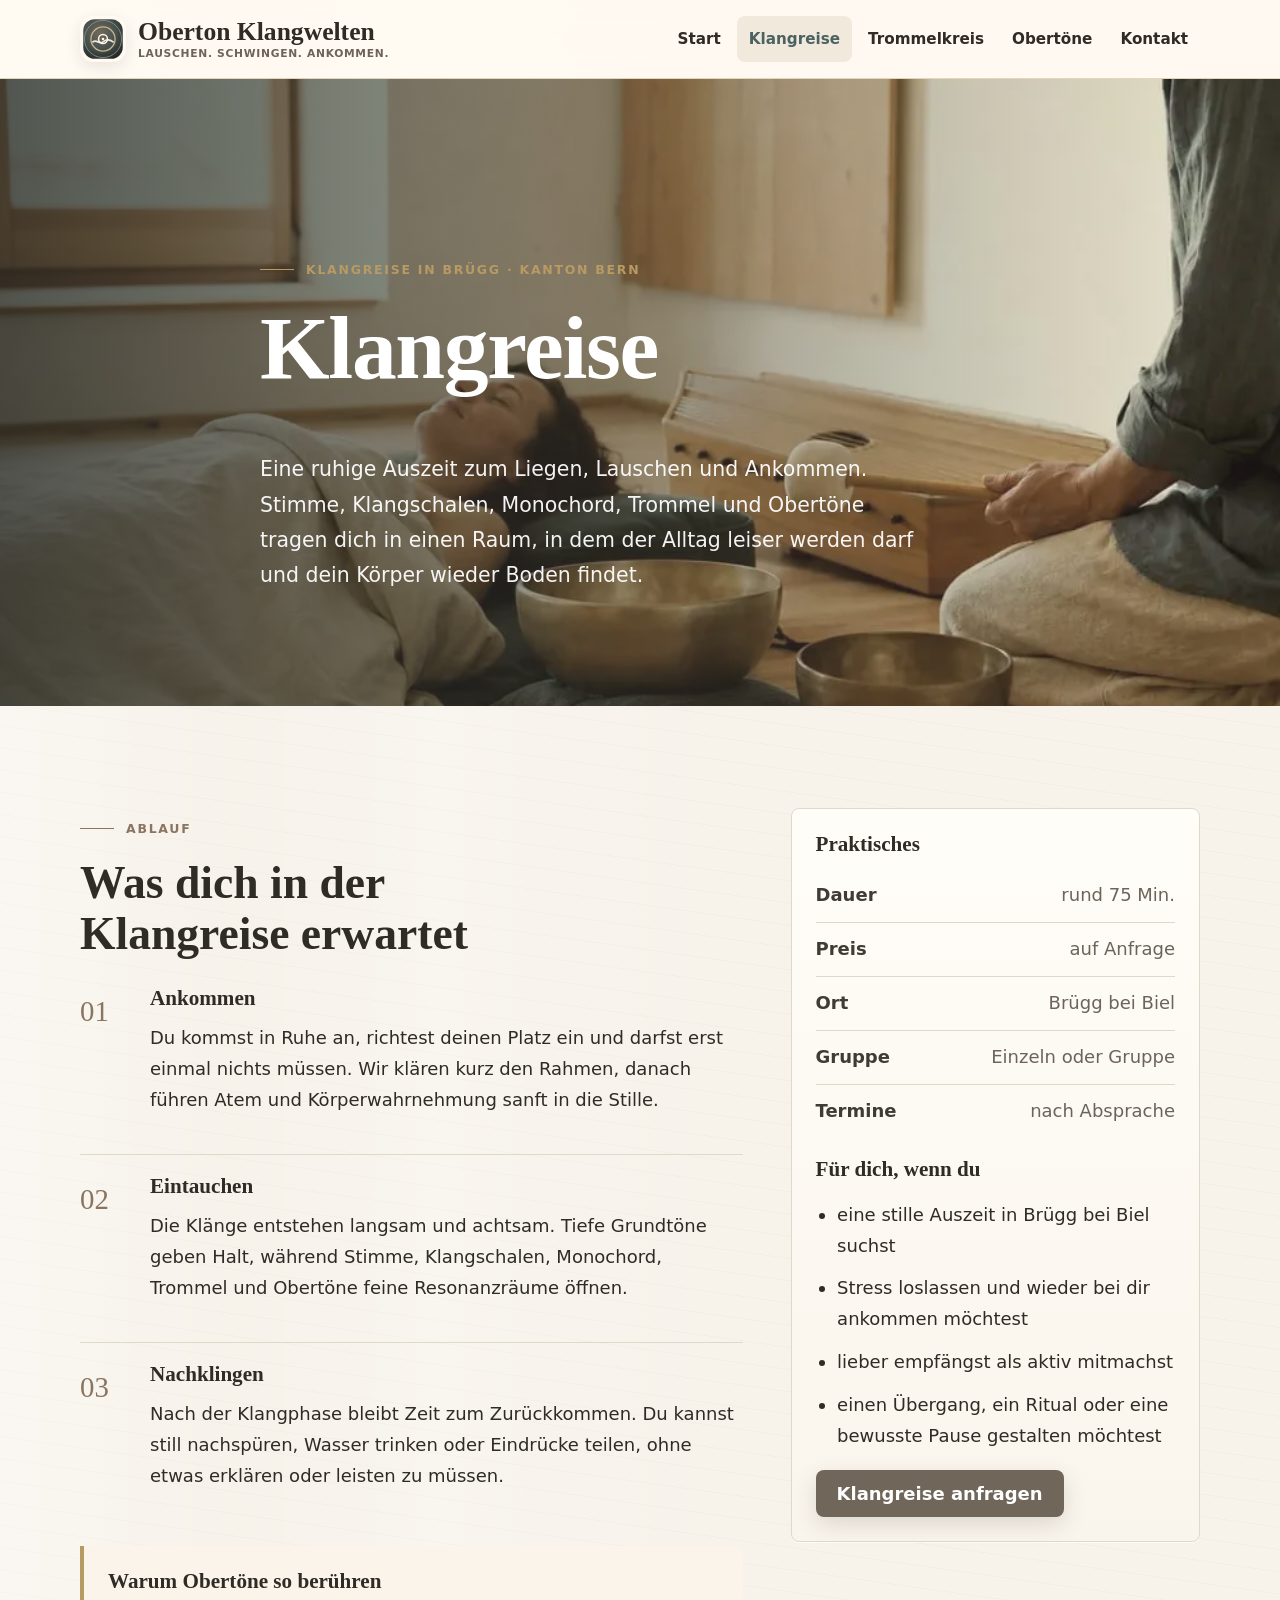
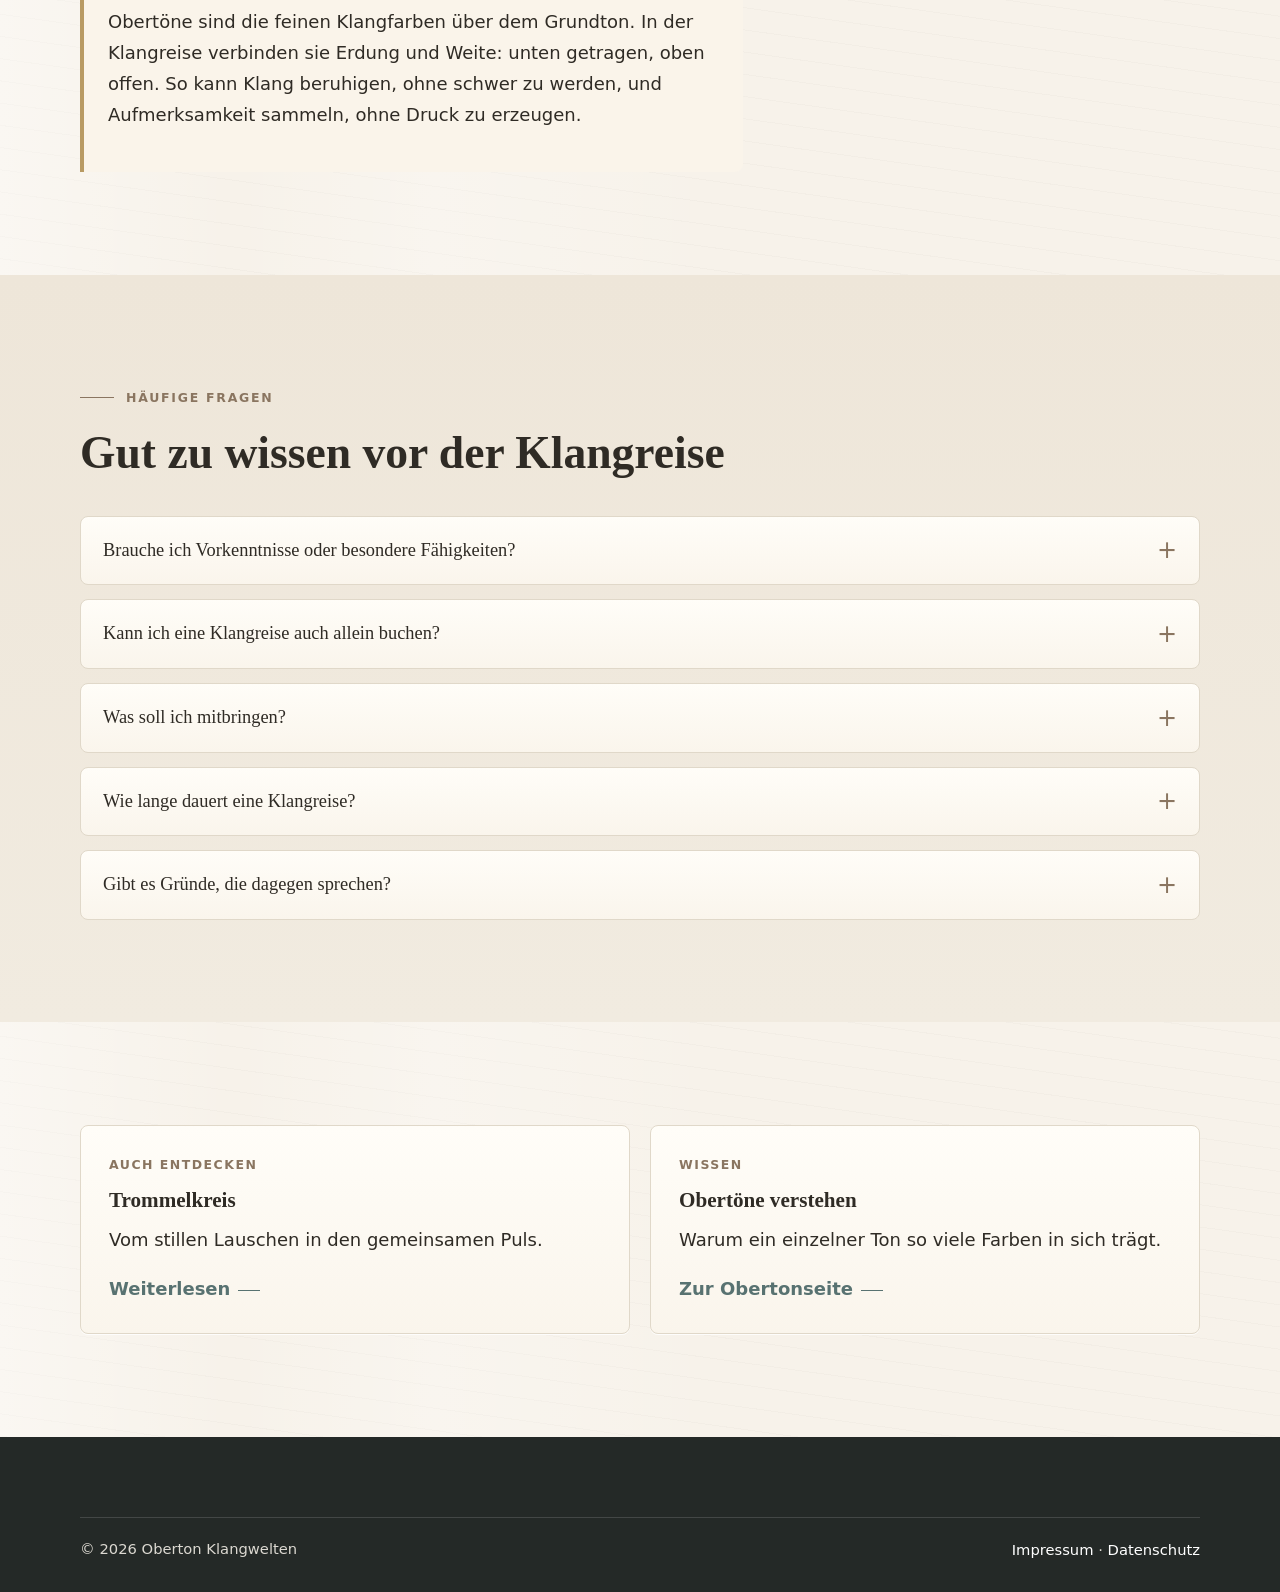
<file: angebote/klangreise/index.html>
<!DOCTYPE html>
<html lang="de-CH">
<head>
<meta charset="UTF-8">
<meta name="viewport" content="width=device-width, initial-scale=1.0, viewport-fit=cover">
<meta name="theme-color" content="#f6f1e9">
<title>Klangreise in Brügg bei Biel | Oberton Klangwelten</title>
<meta name="description" content="Klangreise in Brügg im Kanton Bern: eine ruhige Auszeit mit Stimme, Klangschalen, Monochord, Trommel und Obertönen.">
<link rel="canonical" href="https://oberton-klangwelten.ch/angebote/klangreise/">
<link rel="icon" type="image/svg+xml" href="/assets/favicon.svg?v=4">
<link rel="apple-touch-icon" sizes="180x180" href="/assets/apple-touch-icon.png?v=4">
<link rel="manifest" href="/manifest.json">
<link rel="stylesheet" href="/assets/klang.css?v=2">
<script type="application/ld+json">
{
  "@context": "https://schema.org",
  "@type": "FAQPage",
  "mainEntity": [
    {"@type": "Question", "name": "Brauche ich Vorkenntnisse oder besondere Fähigkeiten?", "acceptedAnswer": {"@type": "Answer", "text": "Nein. Du musst nichts können und nichts leisten. Die Klangreise ist ein Empfangen: Du liegst, lauschst und lässt die Klänge wirken."}},
    {"@type": "Question", "name": "Kann ich eine Klangreise auch allein buchen?", "acceptedAnswer": {"@type": "Answer", "text": "Ja. Du kannst die Klangreise als Einzeltermin nur für dich buchen, ganz ohne Gruppe. Ebenso ist sie zu zweit oder in einer kleinen Gruppe möglich."}},
    {"@type": "Question", "name": "Was soll ich mitbringen?", "acceptedAnswer": {"@type": "Answer", "text": "Bequeme Kleidung und gern dicke Socken. Matten, Decken und Kissen sind vorhanden."}},
    {"@type": "Question", "name": "Wie lange dauert eine Klangreise?", "acceptedAnswer": {"@type": "Answer", "text": "Inklusive Ankommen und Nachspüren rund 75 Minuten. Genaue Dauer und Ablauf stimmen wir bei der Anfrage ab."}},
    {"@type": "Question", "name": "Gibt es Gründe, die dagegen sprechen?", "acceptedAnswer": {"@type": "Answer", "text": "Klangarbeit ist Entspannung und ersetzt keine medizinische oder therapeutische Behandlung. Bei Schwangerschaft, akuten Beschwerden oder gesundheitlichen Fragen bitte vorher kurz Rücksprache halten."}}
  ]
}
</script>
</head>
<body>
<a class="skip-link" href="#main">Zum Inhalt springen</a>
<header class="site-header"><div class="container site-header__inner"><a class="brand" href="/"><span class="brand__mark" aria-hidden="true"></span><span class="brand__text"><span class="brand__name">Oberton Klangwelten</span><span class="brand__sub">Lauschen. Schwingen. Ankommen.</span></span></a><nav class="nav" aria-label="Hauptnavigation"><a href="/">Start</a><a href="/angebote/klangreise/" aria-current="page">Klangreise</a><a href="/angebote/trommelkreis/">Trommelkreis</a><a href="/obertoene/">Obertöne</a><a href="/#kontakt">Kontakt</a></nav></div></header>
<main id="main">
  <section class="subhero subhero--klangreise"><div class="container subhero__content"><span class="eyebrow">Klangreise in Brügg · Kanton Bern</span><h1>Klangreise</h1><p class="hero__lead">Eine ruhige Auszeit zum Liegen, Lauschen und Ankommen. Stimme, Klangschalen, Monochord, Trommel und Obertöne tragen dich in einen Raum, in dem der Alltag leiser werden darf und dein Körper wieder Boden findet.</p></div></section>
  <section class="section"><div class="container page-grid">
    <div>
      <span class="eyebrow">Ablauf</span>
      <h2>Was dich in der Klangreise erwartet</h2>
      <div class="flow">
        <article class="step"><span class="step__num">01</span><div><h3>Ankommen</h3><p>Du kommst in Ruhe an, richtest deinen Platz ein und darfst erst einmal nichts müssen. Wir klären kurz den Rahmen, danach führen Atem und Körperwahrnehmung sanft in die Stille.</p></div></article>
        <article class="step"><span class="step__num">02</span><div><h3>Eintauchen</h3><p>Die Klänge entstehen langsam und achtsam. Tiefe Grundtöne geben Halt, während Stimme, Klangschalen, Monochord, Trommel und Obertöne feine Resonanzräume öffnen.</p></div></article>
        <article class="step"><span class="step__num">03</span><div><h3>Nachklingen</h3><p>Nach der Klangphase bleibt Zeit zum Zurückkommen. Du kannst still nachspüren, Wasser trinken oder Eindrücke teilen, ohne etwas erklären oder leisten zu müssen.</p></div></article>
      </div>
      <div class="overtone-note">
        <h3>Warum Obertöne so berühren</h3>
        <p>Obertöne sind die feinen Klangfarben über dem Grundton. In der Klangreise verbinden sie Erdung und Weite: unten getragen, oben offen. So kann Klang beruhigen, ohne schwer zu werden, und Aufmerksamkeit sammeln, ohne Druck zu erzeugen.</p>
      </div>
    </div>
    <aside class="aside">
      <h3>Praktisches</h3>
      <dl class="facts">
        <div><dt>Dauer</dt><dd>rund 75 Min.</dd></div>
        <div><dt>Preis</dt><dd>auf Anfrage</dd></div>
        <div><dt>Ort</dt><dd>Brügg bei Biel</dd></div>
        <div><dt>Gruppe</dt><dd>Einzeln oder Gruppe</dd></div>
        <div><dt>Termine</dt><dd>nach Absprache</dd></div>
      </dl>
      <h3>Für dich, wenn du</h3>
      <ul class="list"><li>eine stille Auszeit in Brügg bei Biel suchst</li><li>Stress loslassen und wieder bei dir ankommen möchtest</li><li>lieber empfängst als aktiv mitmachst</li><li>einen Übergang, ein Ritual oder eine bewusste Pause gestalten möchtest</li></ul>
      <a class="btn btn--primary" href="mailto:info@oberton-klangwelten.ch?subject=Anfrage%20Klangreise&body=Hallo%0D%0A%0D%0Aich%20interessiere%20mich%20f%C3%BCr%20eine%20Klangreise.%0D%0A%0D%0AWunschtermin%20%2F%20Zeitraum%3A%20%0D%0AAnzahl%20Personen%3A%20%0D%0AEinzeln%20oder%20Gruppe%3A%20%0D%0A%0D%0AFrage%20%2F%20Anliegen%3A%20%0D%0A%0D%0AFreundliche%20Gr%C3%BCsse">Klangreise anfragen</a>
    </aside>
  </div></section>
  <section class="section section--soft" aria-labelledby="faq-klangreise"><div class="container">
    <div class="section-head"><span class="eyebrow">Häufige Fragen</span><h2 id="faq-klangreise">Gut zu wissen vor der Klangreise</h2></div>
    <div class="faq">
      <details class="faq__item"><summary>Brauche ich Vorkenntnisse oder besondere Fähigkeiten?</summary><div class="faq__answer"><p>Nein. Du musst nichts können, nichts leisten und nichts „richtig" machen. Die Klangreise ist ein Empfangen: Du liegst, lauschst und lässt die Klänge wirken.</p></div></details>
      <details class="faq__item"><summary>Kann ich eine Klangreise auch allein buchen?</summary><div class="faq__answer"><p>Ja. Du kannst die Klangreise als Einzeltermin nur für dich buchen – ganz ohne Gruppe. Ebenso ist sie zu zweit oder in einer kleinen Gruppe möglich.</p></div></details>
      <details class="faq__item"><summary>Was soll ich mitbringen?</summary><div class="faq__answer"><p>Bequeme Kleidung und gern dicke Socken. Matten, Decken und Kissen sind vorhanden. Eine eigene Decke kannst du mitbringen, wenn du dich damit wohler fühlst.</p></div></details>
      <details class="faq__item"><summary>Wie lange dauert eine Klangreise?</summary><div class="faq__answer"><p>Inklusive Ankommen und Nachspüren rund 75 Minuten. Genaue Dauer und Ablauf stimmen wir bei der Anfrage ab.</p></div></details>
      <details class="faq__item"><summary>Gibt es Gründe, die dagegen sprechen?</summary><div class="faq__answer"><p>Klangarbeit ist Entspannung und ersetzt keine medizinische oder therapeutische Behandlung. Bei Schwangerschaft, akuten Beschwerden oder gesundheitlichen Fragen sprich vorher kurz mit mir, damit wir den Rahmen passend gestalten.</p></div></details>
    </div>
  </div></section>
  <section class="section"><div class="container"><div class="grid grid--2"><a class="card card--link" href="/angebote/trommelkreis/"><span class="card__meta">Auch entdecken</span><h3>Trommelkreis</h3><p>Vom stillen Lauschen in den gemeinsamen Puls.</p><span class="card__more">Weiterlesen</span></a><a class="card card--link" href="/obertoene/"><span class="card__meta">Wissen</span><h3>Obertöne verstehen</h3><p>Warum ein einzelner Ton so viele Farben in sich trägt.</p><span class="card__more">Zur Obertonseite</span></a></div></div></section>
</main>
<footer class="site-footer"><div class="container"><div class="footer-bottom"><span>© <span id="year">2026</span> Oberton Klangwelten</span><span><a href="/impressum.html">Impressum</a> · <a href="/datenschutz.html">Datenschutz</a></span></div></div></footer><script>document.getElementById('year').textContent=new Date().getFullYear()</script>
</body>
</html>
</file>
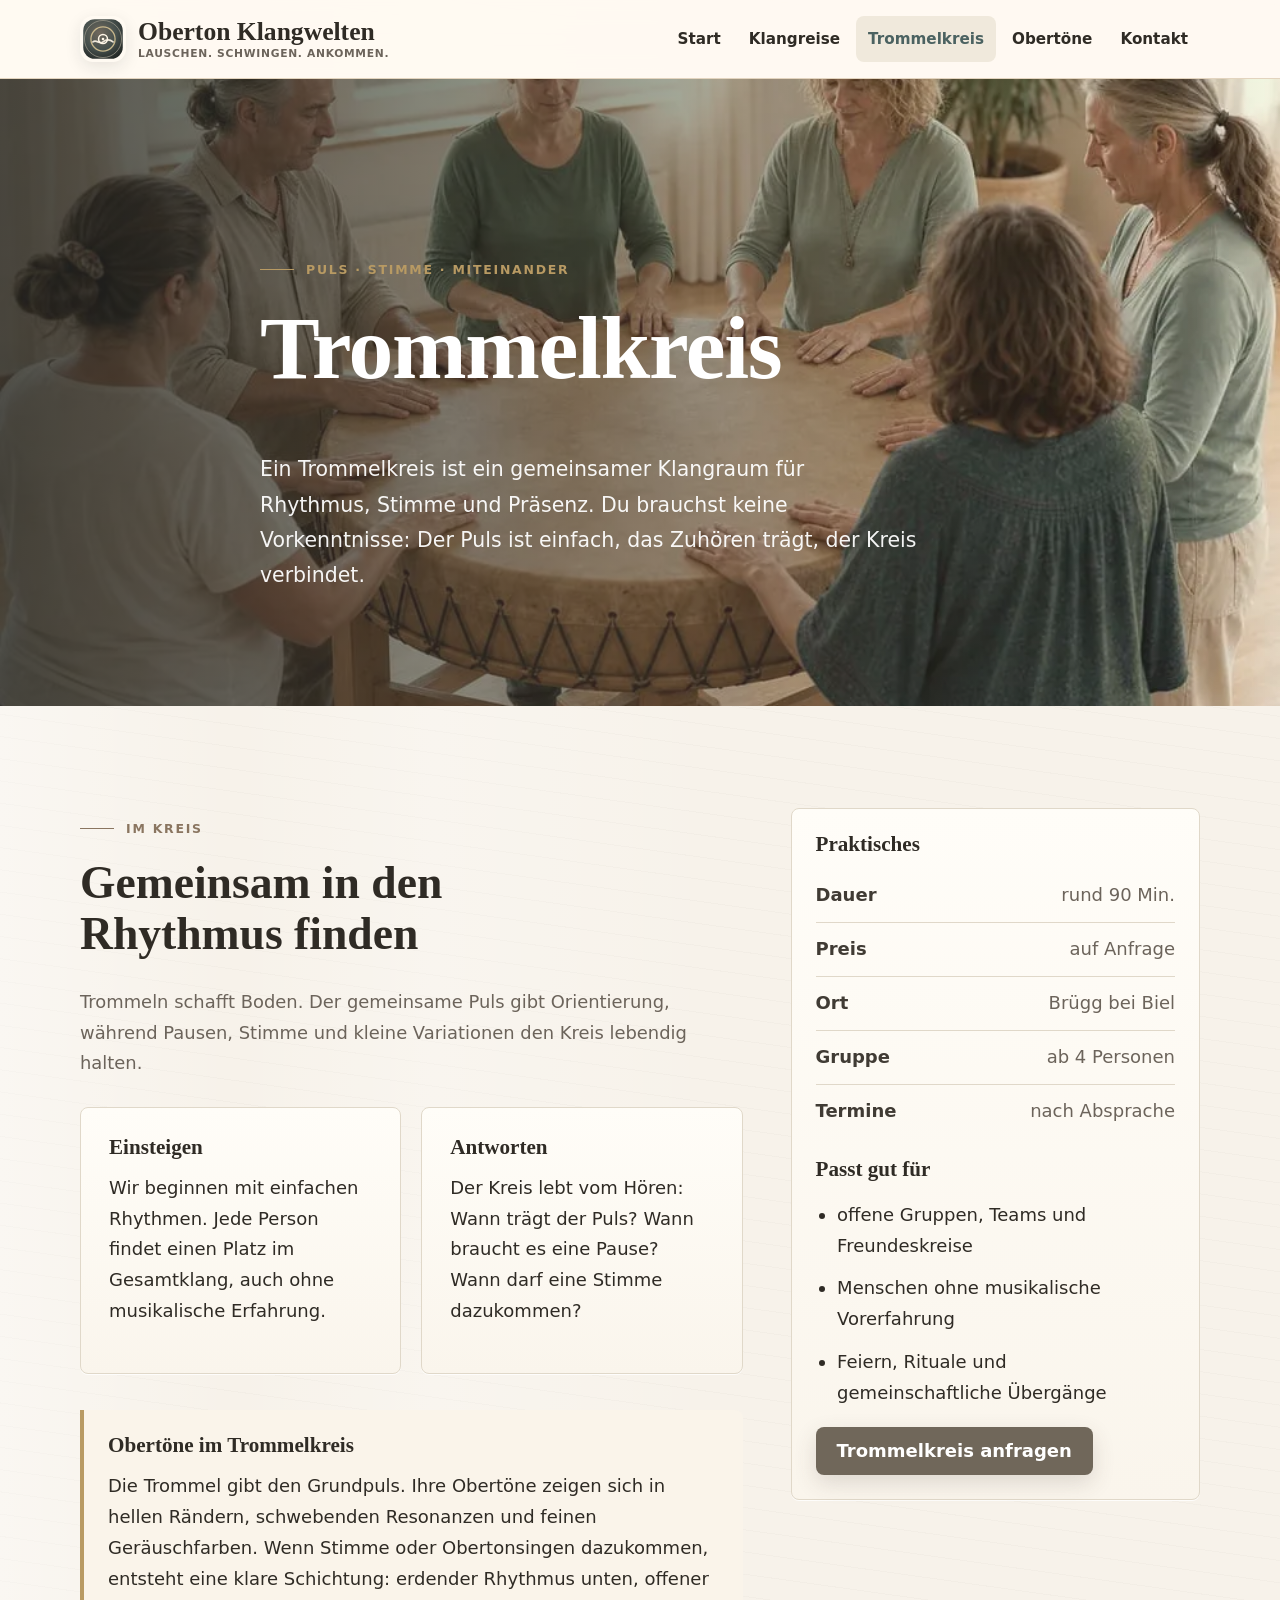
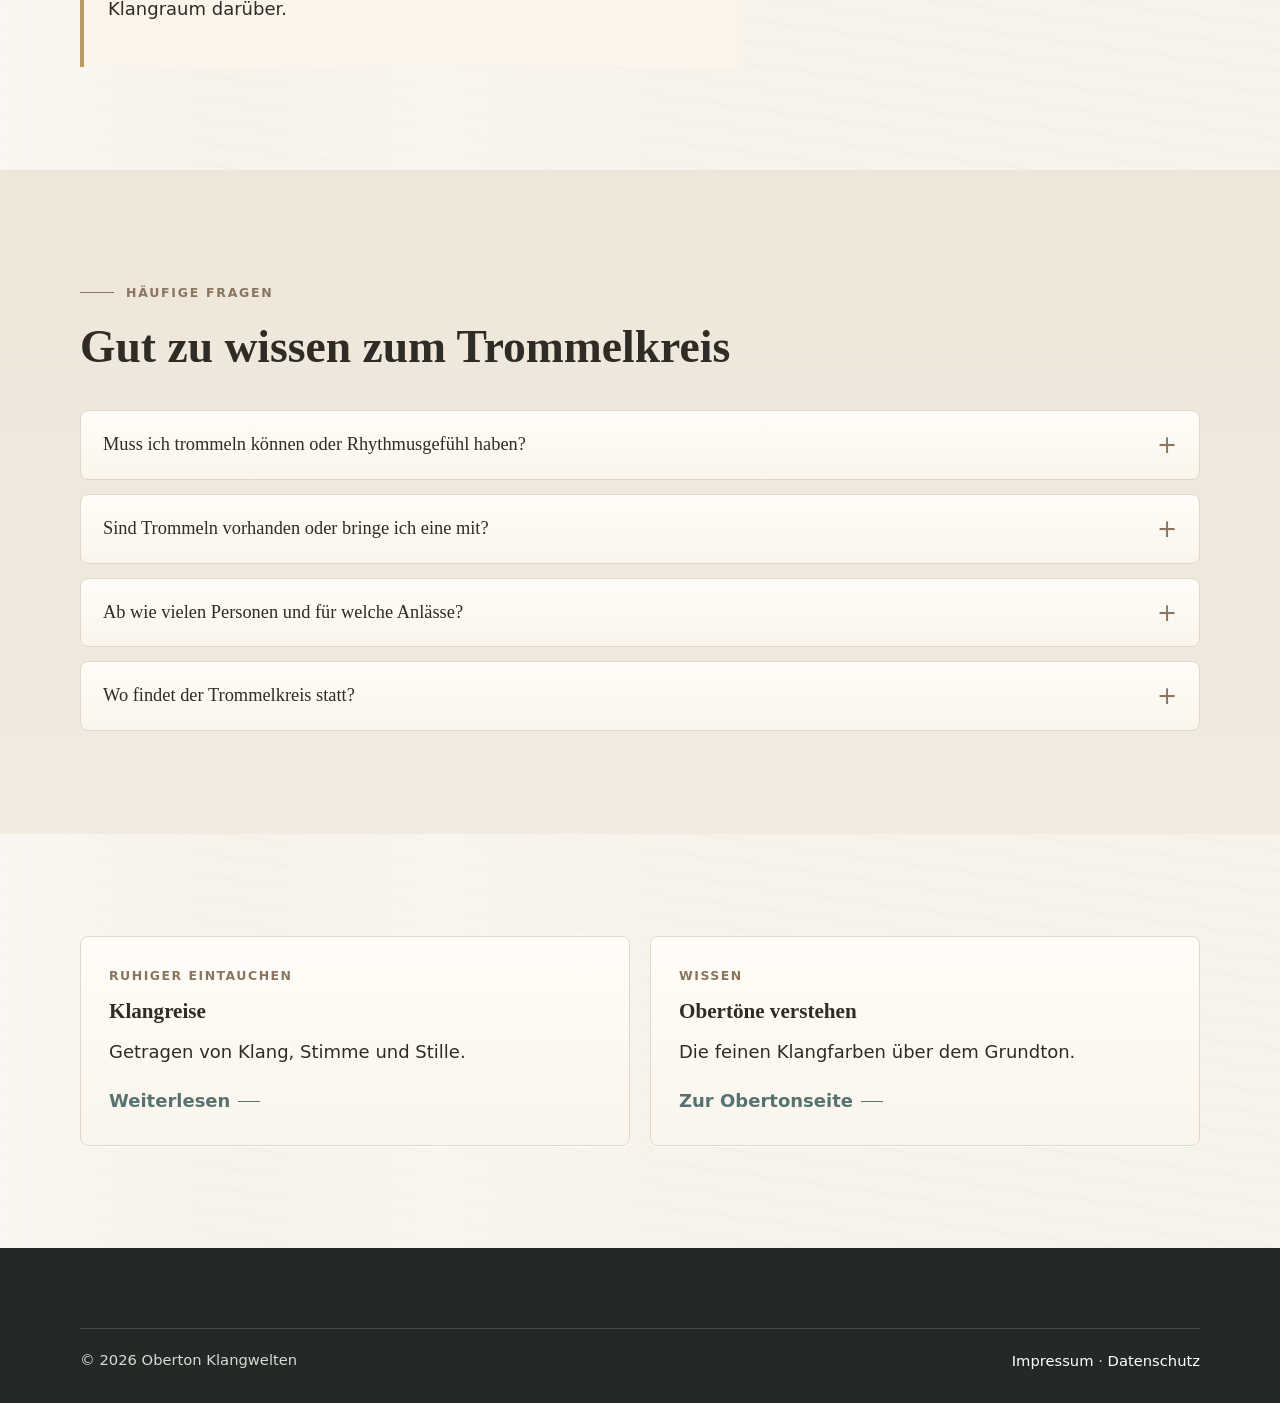
<file: angebote/trommelkreis/index.html>
<!DOCTYPE html>
<html lang="de-CH">
<head>
<meta charset="UTF-8">
<meta name="viewport" content="width=device-width, initial-scale=1.0, viewport-fit=cover">
<meta name="theme-color" content="#f6f1e9">
<title>Trommelkreis | Oberton Klangwelten</title>
<meta name="description" content="Trommelkreis bei Oberton Klangwelten: gemeinsamer Rhythmus, Stimme, Atem und Obertöne als zugänglicher Klangraum.">
<link rel="canonical" href="https://oberton-klangwelten.ch/angebote/trommelkreis/">
<link rel="icon" type="image/svg+xml" href="/assets/favicon.svg?v=4">
<link rel="apple-touch-icon" sizes="180x180" href="/assets/apple-touch-icon.png?v=4">
<link rel="manifest" href="/manifest.json">
<link rel="stylesheet" href="/assets/klang.css?v=2">
<script type="application/ld+json">
{
  "@context": "https://schema.org",
  "@type": "FAQPage",
  "mainEntity": [
    {"@type": "Question", "name": "Muss ich trommeln können oder Rhythmusgefühl haben?", "acceptedAnswer": {"@type": "Answer", "text": "Nein. Wir beginnen mit einfachen Pulsen, und der Kreis trägt dich. Auch ganz ohne Erfahrung findest du schnell deinen Platz im Gesamtklang."}},
    {"@type": "Question", "name": "Sind Trommeln vorhanden oder bringe ich eine mit?", "acceptedAnswer": {"@type": "Answer", "text": "Instrumente sind vorhanden. Sag bei der Anfrage einfach kurz, wie viele Personen ihr seid."}},
    {"@type": "Question", "name": "Ab wie vielen Personen und für welche Anlässe?", "acceptedAnswer": {"@type": "Answer", "text": "Der Trommelkreis eignet sich für Gruppen, Teams, Freundeskreise sowie für Feiern und Rituale. Mindest- und Höchstzahl klären wir bei der Anfrage."}},
    {"@type": "Question", "name": "Wo findet der Trommelkreis statt?", "acceptedAnswer": {"@type": "Answer", "text": "In Brügg bei Biel oder auf Wunsch als mobiles Angebot bei euch vor Ort."}}
  ]
}
</script>
</head>
<body>
<a class="skip-link" href="#main">Zum Inhalt springen</a>
<header class="site-header"><div class="container site-header__inner"><a class="brand" href="/"><span class="brand__mark" aria-hidden="true"></span><span class="brand__text"><span class="brand__name">Oberton Klangwelten</span><span class="brand__sub">Lauschen. Schwingen. Ankommen.</span></span></a><nav class="nav" aria-label="Hauptnavigation"><a href="/">Start</a><a href="/angebote/klangreise/">Klangreise</a><a href="/angebote/trommelkreis/" aria-current="page">Trommelkreis</a><a href="/obertoene/">Obertöne</a><a href="/#kontakt">Kontakt</a></nav></div></header>
<main id="main">
  <section class="subhero subhero--trommelkreis"><div class="container subhero__content"><span class="eyebrow">Puls · Stimme · Miteinander</span><h1>Trommelkreis</h1><p class="hero__lead">Ein Trommelkreis ist ein gemeinsamer Klangraum für Rhythmus, Stimme und Präsenz. Du brauchst keine Vorkenntnisse: Der Puls ist einfach, das Zuhören trägt, der Kreis verbindet.</p></div></section>
  <section class="section"><div class="container page-grid">
    <div>
      <span class="eyebrow">Im Kreis</span>
      <h2>Gemeinsam in den Rhythmus finden</h2>
      <p class="lead">Trommeln schafft Boden. Der gemeinsame Puls gibt Orientierung, während Pausen, Stimme und kleine Variationen den Kreis lebendig halten.</p>
      <div class="grid grid--2 section-offset">
        <article class="card"><h3>Einsteigen</h3><p>Wir beginnen mit einfachen Rhythmen. Jede Person findet einen Platz im Gesamtklang, auch ohne musikalische Erfahrung.</p></article>
        <article class="card"><h3>Antworten</h3><p>Der Kreis lebt vom Hören: Wann trägt der Puls? Wann braucht es eine Pause? Wann darf eine Stimme dazukommen?</p></article>
      </div>
      <div class="overtone-note">
        <h3>Obertöne im Trommelkreis</h3>
        <p>Die Trommel gibt den Grundpuls. Ihre Obertöne zeigen sich in hellen Rändern, schwebenden Resonanzen und feinen Geräuschfarben. Wenn Stimme oder Obertonsingen dazukommen, entsteht eine klare Schichtung: erdender Rhythmus unten, offener Klangraum darüber.</p>
      </div>
    </div>
    <aside class="aside">
      <h3>Praktisches</h3>
      <dl class="facts">
        <div><dt>Dauer</dt><dd>rund 90 Min.</dd></div>
        <div><dt>Preis</dt><dd>auf Anfrage</dd></div>
        <div><dt>Ort</dt><dd>Brügg bei Biel</dd></div>
        <div><dt>Gruppe</dt><dd>ab 4 Personen</dd></div>
        <div><dt>Termine</dt><dd>nach Absprache</dd></div>
      </dl>
      <h3>Passt gut für</h3>
      <ul class="list"><li>offene Gruppen, Teams und Freundeskreise</li><li>Menschen ohne musikalische Vorerfahrung</li><li>Feiern, Rituale und gemeinschaftliche Übergänge</li></ul>
      <a class="btn btn--primary" href="mailto:info@oberton-klangwelten.ch?subject=Anfrage%20Trommelkreis&body=Hallo%0D%0A%0D%0Aich%20interessiere%20mich%20f%C3%BCr%20einen%20Trommelkreis.%0D%0A%0D%0AWunschtermin%20%2F%20Zeitraum%3A%20%0D%0AAnzahl%20Personen%3A%20%0D%0AEinzeln%20oder%20Gruppe%3A%20%0D%0A%0D%0AFrage%20%2F%20Anliegen%3A%20%0D%0A%0D%0AFreundliche%20Gr%C3%BCsse">Trommelkreis anfragen</a>
    </aside>
  </div></section>
  <section class="section section--soft" aria-labelledby="faq-trommelkreis"><div class="container">
    <div class="section-head"><span class="eyebrow">Häufige Fragen</span><h2 id="faq-trommelkreis">Gut zu wissen zum Trommelkreis</h2></div>
    <div class="faq">
      <details class="faq__item"><summary>Muss ich trommeln können oder Rhythmusgefühl haben?</summary><div class="faq__answer"><p>Nein. Wir beginnen mit einfachen Pulsen, und der Kreis trägt dich. Auch ganz ohne Erfahrung findest du schnell deinen Platz im Gesamtklang.</p></div></details>
      <details class="faq__item"><summary>Sind Trommeln vorhanden oder bringe ich eine mit?</summary><div class="faq__answer"><p>Instrumente sind vorhanden. Eine eigene Trommel kannst du nach Absprache gern mitbringen. Sag bei der Anfrage einfach kurz, wie viele Personen ihr seid.</p></div></details>
      <details class="faq__item"><summary>Ab wie vielen Personen und für welche Anlässe?</summary><div class="faq__answer"><p>Der Trommelkreis eignet sich für Gruppen, Teams, Freundeskreise sowie für Feiern und Rituale. Mindest- und Höchstzahl klären wir bei der Anfrage.</p></div></details>
      <details class="faq__item"><summary>Wo findet der Trommelkreis statt?</summary><div class="faq__answer"><p>In Brügg bei Biel oder auf Wunsch als mobiles Angebot bei euch vor Ort. Details klären wir bei der Anfrage.</p></div></details>
    </div>
  </div></section>
  <section class="section"><div class="container"><div class="grid grid--2"><a class="card card--link" href="/angebote/klangreise/"><span class="card__meta">Ruhiger eintauchen</span><h3>Klangreise</h3><p>Getragen von Klang, Stimme und Stille.</p><span class="card__more">Weiterlesen</span></a><a class="card card--link" href="/obertoene/"><span class="card__meta">Wissen</span><h3>Obertöne verstehen</h3><p>Die feinen Klangfarben über dem Grundton.</p><span class="card__more">Zur Obertonseite</span></a></div></div></section>
</main>
<footer class="site-footer"><div class="container"><div class="footer-bottom"><span>© <span id="year">2026</span> Oberton Klangwelten</span><span><a href="/impressum.html">Impressum</a> · <a href="/datenschutz.html">Datenschutz</a></span></div></div></footer><script>document.getElementById('year').textContent=new Date().getFullYear()</script>
</body>
</html>
</file>
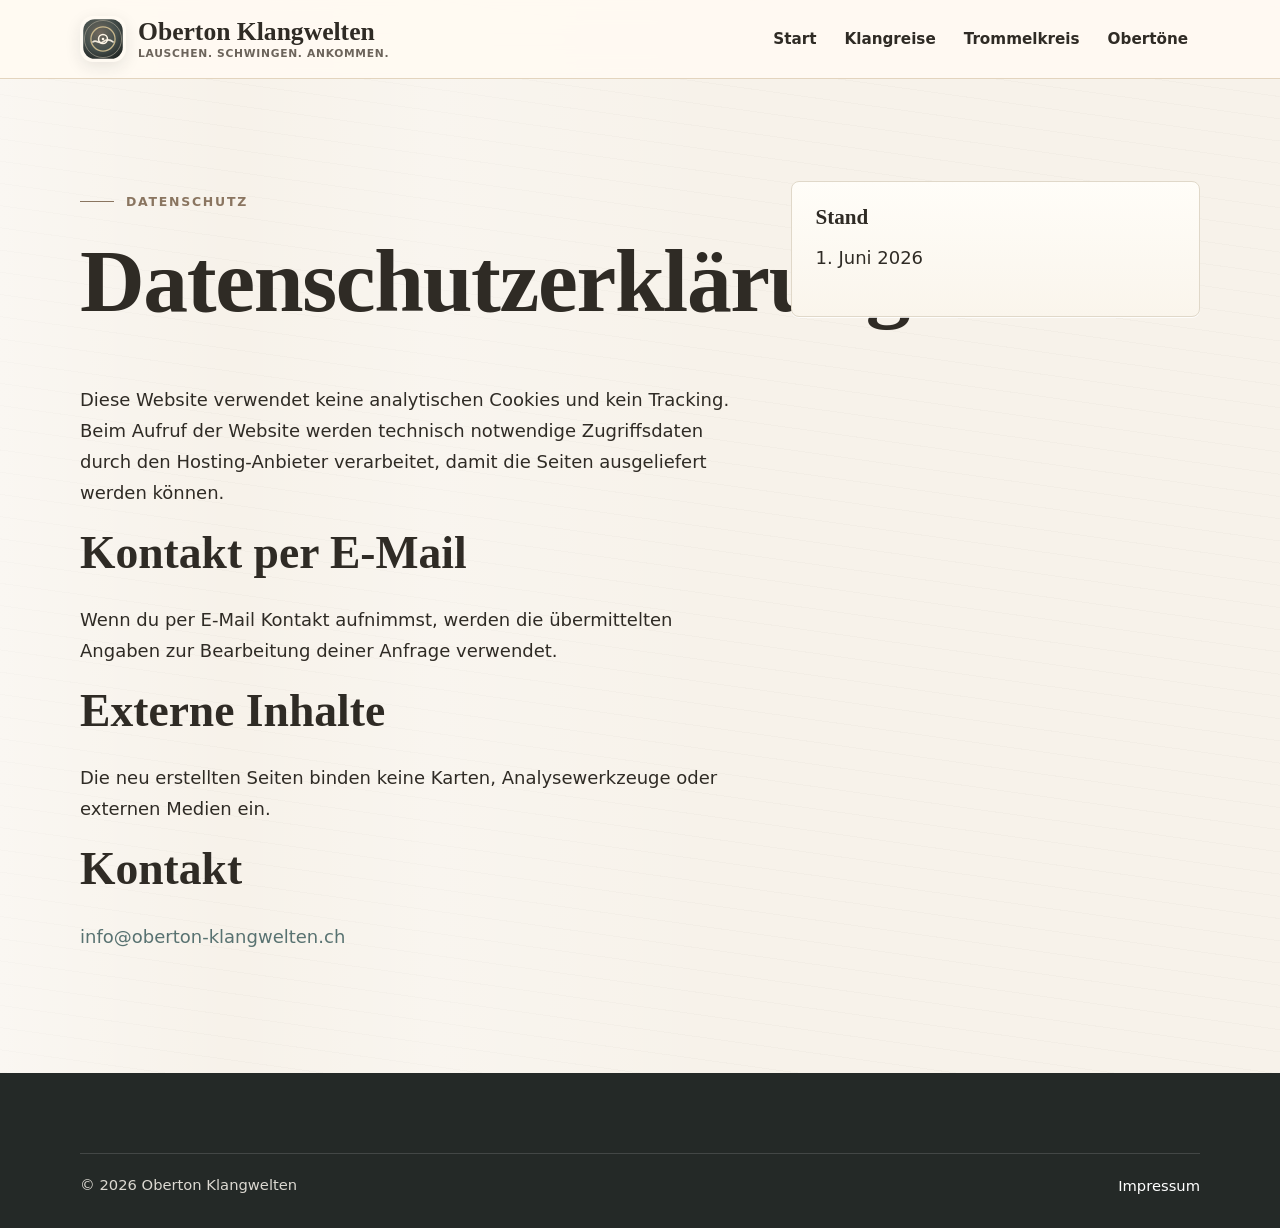
<file: datenschutz.html>
<!DOCTYPE html>
<html lang="de-CH">
<head>
<meta charset="UTF-8">
<meta name="viewport" content="width=device-width, initial-scale=1.0">
<title>Datenschutz | Oberton Klangwelten</title>
<meta name="robots" content="noindex">
<link rel="icon" type="image/svg+xml" href="/assets/favicon.svg">
<link rel="stylesheet" href="/assets/klang.css?v=2">
</head>
<body>
<header class="site-header"><div class="container site-header__inner"><a class="brand" href="/"><span class="brand__mark" aria-hidden="true"></span><span class="brand__text"><span class="brand__name">Oberton Klangwelten</span><span class="brand__sub">Lauschen. Schwingen. Ankommen.</span></span></a><nav class="nav" aria-label="Hauptnavigation"><a href="/">Start</a><a href="/angebote/klangreise/">Klangreise</a><a href="/angebote/trommelkreis/">Trommelkreis</a><a href="/obertoene/">Obertöne</a></nav></div></header>
<main class="section"><div class="container page-grid"><div><span class="eyebrow">Datenschutz</span><h1>Datenschutzerklärung</h1><p>Diese Website verwendet keine analytischen Cookies und kein Tracking. Beim Aufruf der Website werden technisch notwendige Zugriffsdaten durch den Hosting-Anbieter verarbeitet, damit die Seiten ausgeliefert werden können.</p><h2>Kontakt per E-Mail</h2><p>Wenn du per E-Mail Kontakt aufnimmst, werden die übermittelten Angaben zur Bearbeitung deiner Anfrage verwendet.</p><h2>Externe Inhalte</h2><p>Die neu erstellten Seiten binden keine Karten, Analysewerkzeuge oder externen Medien ein.</p><h2>Kontakt</h2><p><a href="mailto:info@oberton-klangwelten.ch">info@oberton-klangwelten.ch</a></p></div><aside class="aside"><h3>Stand</h3><p>1. Juni 2026</p></aside></div></main>
<footer class="site-footer"><div class="container"><div class="footer-bottom"><span>© <span id="year">2026</span> Oberton Klangwelten</span><span><a href="/impressum.html">Impressum</a></span></div></div></footer><script>document.getElementById('year').textContent=new Date().getFullYear()</script>
</body>
</html>
</file>
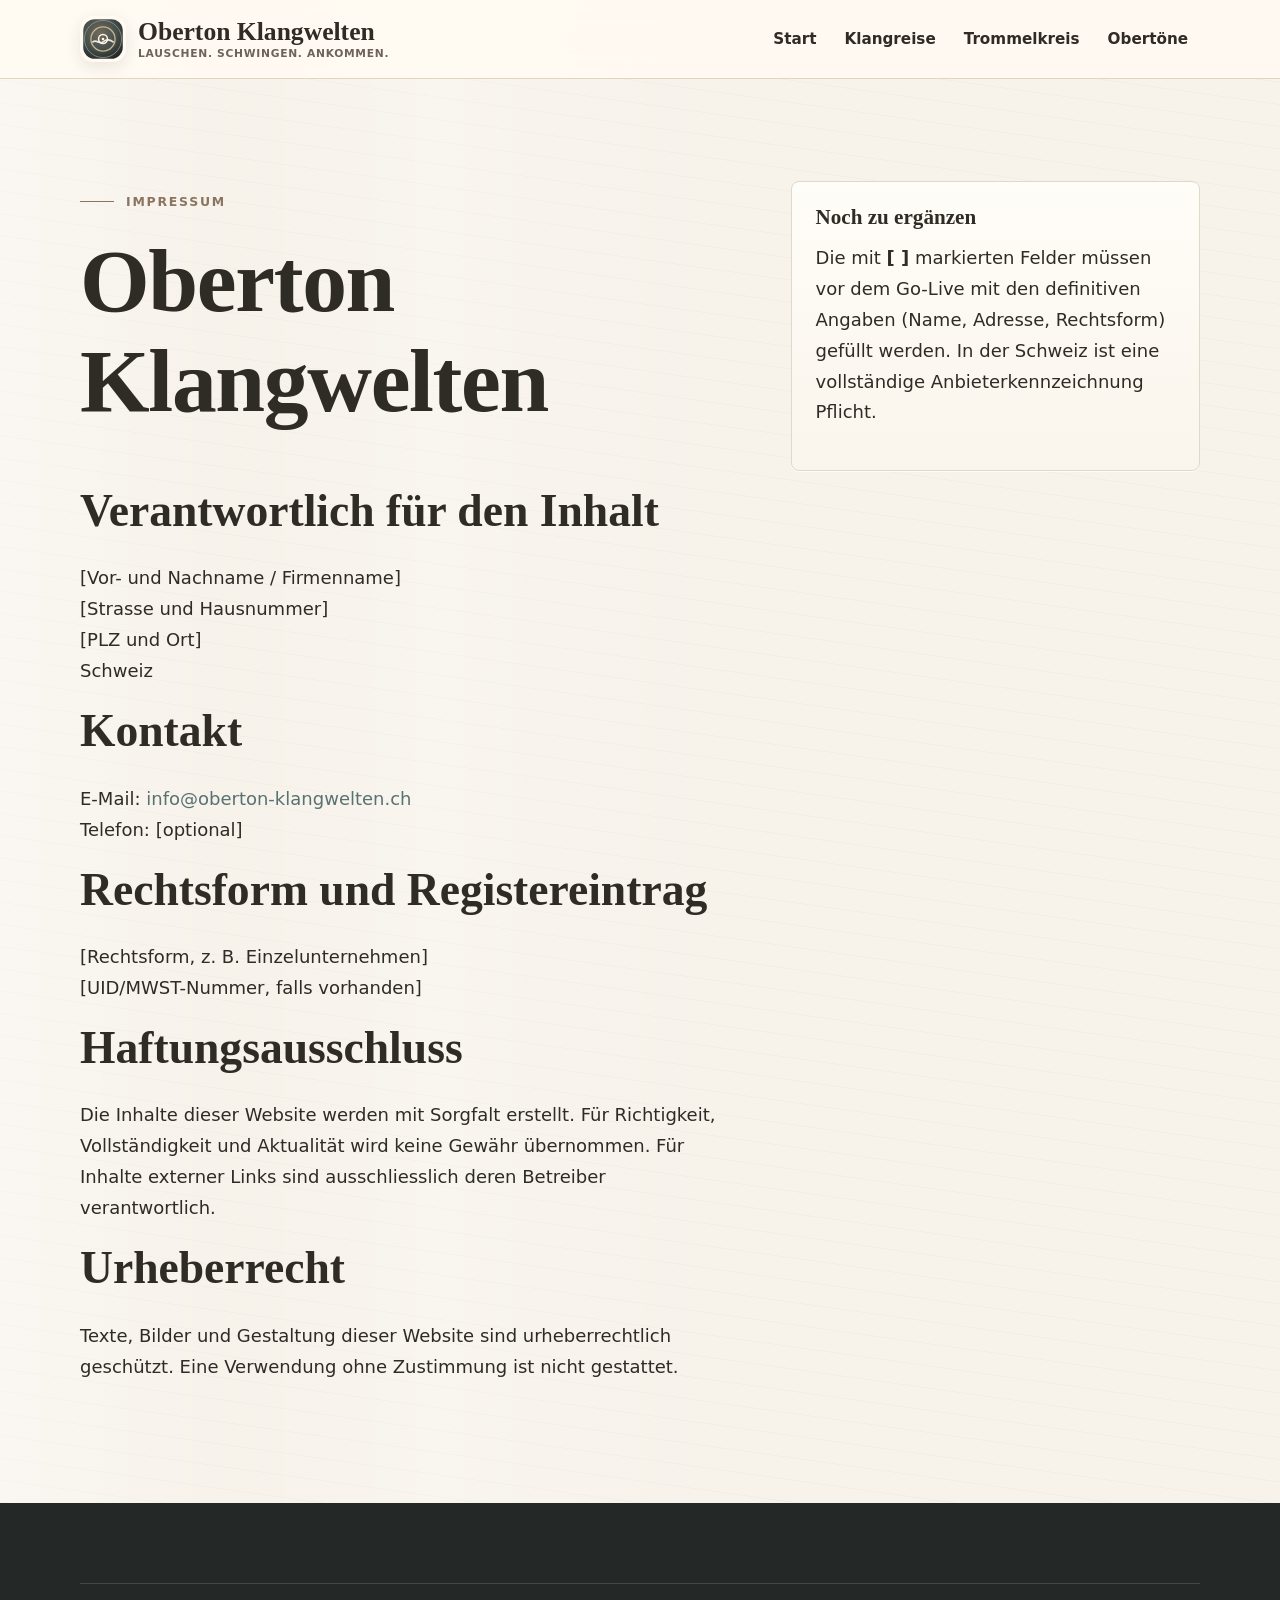
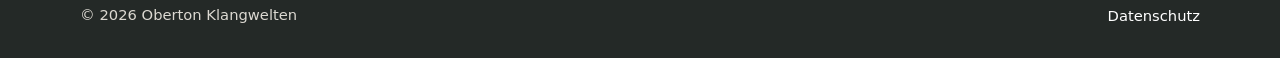
<file: impressum.html>
<!DOCTYPE html>
<html lang="de-CH">
<head>
<meta charset="UTF-8">
<meta name="viewport" content="width=device-width, initial-scale=1.0">
<title>Impressum | Oberton Klangwelten</title>
<meta name="robots" content="noindex">
<link rel="icon" type="image/svg+xml" href="/assets/favicon.svg">
<link rel="stylesheet" href="/assets/klang.css?v=2">
</head>
<body>
<header class="site-header"><div class="container site-header__inner"><a class="brand" href="/"><span class="brand__mark" aria-hidden="true"></span><span class="brand__text"><span class="brand__name">Oberton Klangwelten</span><span class="brand__sub">Lauschen. Schwingen. Ankommen.</span></span></a><nav class="nav" aria-label="Hauptnavigation"><a href="/">Start</a><a href="/angebote/klangreise/">Klangreise</a><a href="/angebote/trommelkreis/">Trommelkreis</a><a href="/obertoene/">Obertöne</a></nav></div></header>
<main class="section"><div class="container page-grid"><div><span class="eyebrow">Impressum</span><h1>Oberton Klangwelten</h1>
<h2>Verantwortlich für den Inhalt</h2>
<p>[Vor- und Nachname / Firmenname]<br>[Strasse und Hausnummer]<br>[PLZ und Ort]<br>Schweiz</p>
<h2>Kontakt</h2>
<p>E-Mail: <a href="mailto:info@oberton-klangwelten.ch">info@oberton-klangwelten.ch</a><br>Telefon: [optional]</p>
<h2>Rechtsform und Registereintrag</h2>
<p>[Rechtsform, z. B. Einzelunternehmen]<br>[UID/MWST-Nummer, falls vorhanden]</p>
<h2>Haftungsausschluss</h2>
<p>Die Inhalte dieser Website werden mit Sorgfalt erstellt. Für Richtigkeit, Vollständigkeit und Aktualität wird keine Gewähr übernommen. Für Inhalte externer Links sind ausschliesslich deren Betreiber verantwortlich.</p>
<h2>Urheberrecht</h2>
<p>Texte, Bilder und Gestaltung dieser Website sind urheberrechtlich geschützt. Eine Verwendung ohne Zustimmung ist nicht gestattet.</p></div><aside class="aside"><h3>Noch zu ergänzen</h3><p>Die mit <strong>[ ]</strong> markierten Felder müssen vor dem Go-Live mit den definitiven Angaben (Name, Adresse, Rechtsform) gefüllt werden. In der Schweiz ist eine vollständige Anbieterkennzeichnung Pflicht.</p></aside></div></main>
<footer class="site-footer"><div class="container"><div class="footer-bottom"><span>© <span id="year">2026</span> Oberton Klangwelten</span><span><a href="/datenschutz.html">Datenschutz</a></span></div></div></footer><script>document.getElementById('year').textContent=new Date().getFullYear()</script>
</body>
</html>
</file>
<file: assets/klang.css>
*,*::before,*::after{box-sizing:border-box}
:root{
  --ink:#2f2b25;--muted:#6c645b;--paper:#f7f2ea;--paper-soft:#eee6d9;--surface:#fffdf8;
  --forest:#70675a;--forest-dark:#403b34;--moss:#9d998b;--clay:#8a7560;--gold:#b89a63;--accent:#587271;--accent-dark:#4b6261;
  --cream:#faf4ea;--border:#e0d8c9;--radius:8px;--s-1:4px;--s-2:8px;--s-3:12px;--s-4:16px;--s-5:24px;--s-6:32px;--s-7:48px;--s-8:64px;--s-9:96px;--s-10:128px;--golden:1.618;
  --shadow:0 2px 6px rgba(74,65,56,.05),0 14px 36px rgba(74,65,56,.11);--shadow-strong:0 4px 12px rgba(42,35,28,.09),0 28px 64px rgba(42,35,28,.22);
  --font-display:"Iowan Old Style","Palatino Linotype",Palatino,Georgia,"Times New Roman",serif;
  --font-body:system-ui,-apple-system,BlinkMacSystemFont,"Segoe UI",Roboto,Arial,sans-serif;
}
html{scroll-behavior:smooth}
body{margin:0;font-family:var(--font-body);font-size:18px;line-height:1.72;color:var(--ink);background:linear-gradient(90deg,rgba(255,255,255,.38),transparent 18%,rgba(255,255,255,.24) 34%,transparent 56%),repeating-linear-gradient(8deg,rgba(112,103,90,.032) 0 1px,transparent 1px 22px),var(--paper);-webkit-font-smoothing:antialiased;text-rendering:optimizeLegibility}
a{color:var(--accent);text-decoration:none}
a:hover{text-decoration:underline;text-underline-offset:3px}
img,svg{display:block;max-width:100%}
picture{display:block}
.container{width:min(1120px,calc(100% - 40px));margin:0 auto}
.skip-link{position:fixed;left:12px;top:12px;z-index:100;transform:translateY(-140%);display:inline-flex;align-items:center;min-height:44px;padding:10px 14px;background:var(--forest-dark);color:white;border-radius:var(--radius)}
.skip-link:focus{transform:translateY(0)}
.site-header{position:sticky;top:0;z-index:30;background:rgba(255,250,242,.92);backdrop-filter:blur(14px);-webkit-backdrop-filter:blur(14px);border-bottom:1px solid rgba(221,204,179,.82)}
.site-header__inner{min-height:78px;display:flex;align-items:center;gap:28px}
.brand{display:flex;align-items:center;gap:12px;min-height:48px;color:var(--ink);font-weight:700;min-width:max-content}
.brand:hover{text-decoration:none}
.brand__mark{width:46px;height:46px;flex:0 0 46px;border-radius:13px;background:url("/assets/favicon.svg?v=4") center/contain no-repeat;box-shadow:0 5px 16px rgba(36,41,39,.1)}
.brand__text{display:grid;line-height:1}
.brand__name{font-family:var(--font-display);font-size:clamp(1.45rem,2vw,1.72rem);font-weight:700;letter-spacing:0;line-height:1.08}
.brand__sub{font-size:.67rem;letter-spacing:.065em;text-transform:uppercase;color:var(--muted);font-weight:720;line-height:1.1;margin-top:3px}
.nav{margin-left:auto;display:flex;align-items:center;gap:4px}
.nav a{display:inline-flex;align-items:center;min-height:44px;padding:10px 12px;border-radius:var(--radius);color:var(--ink);font-size:.95rem;font-weight:650;white-space:nowrap}
.nav a{transition:background-color .25s ease,color .25s ease,transform .25s ease}
.nav a:hover,.nav a[aria-current="page"]{background:rgba(238,230,217,.88);color:var(--accent-dark);text-decoration:none}
.btn{display:inline-flex;align-items:center;justify-content:center;gap:8px;min-height:46px;padding:12px 20px;border-radius:var(--radius);border:1px solid transparent;font-weight:750;text-decoration:none;line-height:1.2;transition:background-color .28s ease,box-shadow .28s ease,transform .28s ease,border-color .28s ease,color .28s ease}
.btn:hover{text-decoration:none}
.btn--primary{background:var(--forest);color:white;box-shadow:0 8px 22px rgba(74,65,56,.16)}
.btn--primary:hover{background:var(--forest-dark);color:white}
.btn--ghost{border-color:rgba(255,255,255,.42);color:white;background:rgba(255,255,255,.08)}
.btn--ghost:hover{background:rgba(255,255,255,.16);color:white}
.section .btn--ghost,.aside .btn--ghost{border-color:var(--border);color:var(--forest-dark);background:rgba(255,250,242,.62)}.hero .btn--primary,.sound-band .btn--primary,.cta .btn--primary{background:#fff;color:var(--accent-dark)}.hero .btn--primary:hover,.sound-band .btn--primary:hover,.cta .btn--primary:hover{background:var(--cream);color:var(--accent-dark)}
.btn:hover{transform:translateY(-1px)}
.hero{position:relative;z-index:0;isolation:isolate;min-height:calc(100vh - 72px);display:flex;align-items:center;overflow:hidden;background:#5e5a4f url("/assets/photos/hero-klangraum-wood.webp?v=2") center/cover no-repeat;color:white}
.hero::before{content:"";position:absolute;inset:0;z-index:1;background:linear-gradient(90deg,rgba(42,37,31,.66),rgba(96,86,70,.34) 52%,rgba(250,244,234,.16))}
.hero__grid{position:relative;z-index:2;display:grid;grid-template-columns:minmax(0,760px);gap:72px;align-items:center;padding:112px 0}
.hero__inner{max-width:760px;text-shadow:0 2px 22px rgba(28,24,20,.34)}
.eyebrow{display:inline-flex;align-items:center;gap:12px;margin-bottom:18px;font-size:.78rem;font-weight:800;letter-spacing:.14em;text-transform:uppercase;color:var(--clay)}
.eyebrow::before{content:"";width:34px;height:1px;background:currentColor;flex:0 0 auto}
.hero .eyebrow,.subhero .eyebrow,.sound-band .eyebrow{color:var(--gold)}
.cta .eyebrow{color:white}
h1,h2,h3{font-family:var(--font-display);line-height:1.12;margin:0 0 .6em;color:inherit;text-wrap:balance}
h1{font-size:5.6rem;letter-spacing:-.015em}
h2{font-size:2.85rem;letter-spacing:0}
h3{font-size:1.32rem;letter-spacing:0}
p{margin:0 0 1em}
.hero__lead{font-size:1.28rem;max-width:660px;color:rgba(255,255,255,.94)}
.hero__actions{display:flex;flex-wrap:wrap;gap:12px;margin-top:28px}
.hero__notes{display:flex;flex-wrap:wrap;gap:10px;margin-top:24px;color:rgba(255,255,255,.88);font-size:.92rem;text-shadow:none}
.hero__notes span{display:inline-flex;align-items:center;gap:8px;min-height:34px;padding:6px 10px;border:1px solid rgba(255,255,255,.34);border-radius:var(--radius);background:rgba(255,255,255,.13);backdrop-filter:blur(8px);-webkit-backdrop-filter:blur(8px)}
.hero__notes span::before{content:"";width:7px;height:7px;border-radius:50%;background:var(--gold)}
.section{padding:clamp(68px,8vw,118px) 0}
.section--soft{background:linear-gradient(180deg,var(--paper-soft),#f1ebe0)}
.section-head{max-width:760px;margin-bottom:38px}
.section-head--center{text-align:center;margin-left:auto;margin-right:auto}
.lead{font-size:1.12rem;color:var(--muted);max-width:720px}
.section-offset{margin-top:28px}
.grid{display:grid;gap:20px}
.grid--3{grid-template-columns:repeat(3,1fr)}
.grid--2{grid-template-columns:repeat(2,1fr)}
.card{background:linear-gradient(180deg,var(--surface),#faf5ec);border:1px solid var(--border);border-radius:var(--radius);padding:28px;box-shadow:0 1px 0 rgba(255,255,255,.82);overflow:hidden}
.card--link{display:flex;flex-direction:column;min-height:100%;color:var(--ink);transition:transform .35s cubic-bezier(.22,.61,.36,1),box-shadow .35s cubic-bezier(.22,.61,.36,1),border-color .3s ease}
.card--link:hover{transform:translateY(-4px);box-shadow:var(--shadow);border-color:rgba(119,101,77,.45);text-decoration:none}
.card__meta{font-size:.78rem;font-weight:800;letter-spacing:.12em;text-transform:uppercase;color:var(--clay);margin-bottom:14px}
.card__image{width:calc(100% + 56px);max-width:none;height:auto;aspect-ratio:4/3;object-fit:cover;margin:-28px -28px 22px;border-radius:var(--radius) var(--radius) 0 0;background:var(--paper-soft);border-bottom:1px solid var(--border)}
.card__tags{display:flex;flex-wrap:wrap;gap:8px;margin:6px 0 18px}
.card__tags span{display:inline-flex;align-items:center;min-height:30px;padding:5px 9px;border-radius:999px;background:#f0e5d3;color:var(--forest-dark);font-size:.78rem;font-weight:760}
.card__more{margin-top:auto;font-weight:800;color:var(--accent)}
.card__more::after{content:"";display:inline-block;width:22px;height:1px;margin-left:8px;vertical-align:middle;background:currentColor;transition:width .2s ease}
.card--link:hover .card__more::after{width:34px}
.sound-band{position:relative;padding:clamp(62px,7vw,96px) 0;background:linear-gradient(135deg,#403b34,#766a5b 56%,#8a7560);color:white;overflow:hidden}
.sound-band .container{position:relative;display:grid;grid-template-columns:1.618fr 1fr;gap:var(--s-7);align-items:center}
.sound-band p{color:rgba(255,255,255,.84)}
.quote{font-family:var(--font-display);font-style:italic;font-size:1.55rem;line-height:1.55;color:white;margin:0}
.sound-band__media{margin:0}
.sound-band__media picture{display:block;aspect-ratio:4/3;border-radius:var(--radius);background:url("/assets/photos/obertoene-klangschale-wood.webp?v=2") center/cover no-repeat;box-shadow:var(--shadow-strong);overflow:hidden}
.sound-band__media img{width:100%;height:100%;aspect-ratio:4/3;object-fit:cover;border-radius:var(--radius)}
.sound-band__media .quote{margin-top:18px;font-size:1.28rem}
.subhero{padding:clamp(112px,14vw,170px) 0 clamp(56px,8vw,92px);background:#373a36 center/cover no-repeat;color:white;position:relative;overflow:hidden;isolation:isolate}
.subhero::before{content:"";position:absolute;inset:0;background:linear-gradient(90deg,rgba(35,38,36,.78),rgba(70,66,58,.48) 52%,rgba(247,242,234,.08));z-index:0}
.subhero .container{position:relative;z-index:1}
.subhero__content{max-width:760px}
.subhero--klangreise{background-image:url("/assets/photos/klangreise-wood.webp?v=2");background-position:center 46%}
.subhero--trommelkreis{background-image:url("/assets/photos/trommelkreis-grosse-trommel-wood.webp?v=2");background-position:center 42%}
.subhero--obertoene{background-image:url("/assets/photos/obertoene-klangschale-wood.webp?v=2");background-position:center 54%}
.page-grid{display:grid;grid-template-columns:minmax(0,1.618fr) minmax(0,1fr);gap:var(--s-7);align-items:start}
.aside{position:sticky;top:96px;background:linear-gradient(180deg,var(--surface),#faf5ec);border:1px solid var(--border);border-radius:var(--radius);padding:24px;box-shadow:0 1px 0 rgba(255,255,255,.82)}
.list{padding-left:1.2em}
.list li{margin-bottom:.65em}
.overtone-note{background:var(--cream);border-left:4px solid var(--gold);padding:24px;border-radius:0 var(--radius) var(--radius) 0}
.flow + .overtone-note,.grid + .overtone-note{margin-top:36px}
.section-spacer{margin-top:54px}
.flow{display:grid;gap:20px}
.step{display:grid;grid-template-columns:52px 1fr;gap:18px;padding-bottom:20px;border-bottom:1px solid var(--border)}
.step:last-child{border-bottom:0;padding-bottom:0}
.step__num{font-family:var(--font-display);font-size:1.8rem;color:var(--clay)}
.facts{margin:0 0 20px}
.facts div{display:grid;grid-template-columns:auto 1fr;gap:14px;padding:11px 0;border-bottom:1px solid var(--border)}
.facts div:last-child{border-bottom:0}
.facts dt{font-weight:750;color:var(--forest-dark)}
.facts dd{margin:0;color:var(--muted);text-align:right}
.faq{display:grid;gap:14px}
.faq__item{background:linear-gradient(180deg,var(--surface),#faf5ec);border:1px solid var(--border);border-radius:var(--radius);overflow:hidden}
.faq__item summary{list-style:none;cursor:pointer;display:flex;justify-content:space-between;align-items:center;gap:18px;padding:18px 22px;font-family:var(--font-display);font-size:1.15rem;color:var(--ink)}
.faq__item summary::-webkit-details-marker{display:none}
.faq__item summary::after{content:"+";font-family:var(--font-body);font-size:1.5rem;color:var(--clay);line-height:1;transition:transform .2s ease;flex:0 0 auto}
.faq__item[open] summary::after{transform:rotate(45deg)}
.faq__item summary:hover{color:var(--forest)}
.faq__answer{padding:0 22px 20px}
.faq__answer p{margin:0;color:var(--muted)}
.cta{padding:clamp(62px,7vw,94px) 0;background:linear-gradient(135deg,#4a5350,#756e62);color:white;text-align:center}
.cta p{color:rgba(255,255,255,.86);max-width:720px;margin-left:auto;margin-right:auto}
.cta .hero__actions{justify-content:center}
.site-footer{background:#242927;color:rgba(255,250,242,.84);padding:48px 0 28px}
.footer-grid{display:grid;grid-template-columns:1.3fr 1fr 1fr;gap:32px}
.site-footer h2{font-family:var(--font-body);font-size:.8rem;letter-spacing:.12em;text-transform:uppercase;color:var(--gold)}
.site-footer a{color:white}
.footer-grid nav p{display:grid;gap:8px;margin:0}
.footer-grid nav a,.footer-bottom a{display:inline-flex;align-items:center;min-height:28px}
.footer-bottom{border-top:1px solid rgba(255,255,255,.14);margin-top:32px;padding-top:18px;display:flex;justify-content:space-between;gap:18px;flex-wrap:wrap;font-size:.92rem}
@media(max-width:920px){
  body{font-size:17px}
  .site-header__inner{min-height:auto;padding:12px 0;align-items:flex-start;flex-direction:column;gap:10px}
  .nav{width:100%;margin-left:0;display:flex;gap:2px;overflow-x:auto;padding-bottom:2px;scrollbar-width:none}
  .nav::-webkit-scrollbar{display:none}
  .nav a{padding:9px 10px}
  .hero{min-height:auto;align-items:stretch}
  .hero__grid{grid-template-columns:1fr;padding:92px 0;gap:36px}
  .grid--3,.grid--2,.sound-band .container,.page-grid,.footer-grid,.welcome .container{grid-template-columns:1fr}
  .aside{position:static}
  h1{font-size:4.1rem}
  h2{font-size:2.35rem}
  .hero__lead{font-size:1.16rem}
  .quote{font-size:1.35rem}
}
@media(max-width:560px){
  .container{width:min(100% - 32px,1120px)}
  .brand{gap:9px;min-height:42px}
  .brand__mark{width:38px;height:38px;flex-basis:38px;border-radius:11px}
  .brand__name{font-size:1.2rem}
  .brand__sub{font-size:.56rem;letter-spacing:.045em;margin-top:3px}
  h1{font-size:2.75rem}
  h2{font-size:2rem}
  .welcome__quote{font-size:1.28rem}
  .eyebrow{font-size:.7rem;letter-spacing:.12em;gap:10px}
  .eyebrow::before{width:24px}
  .hero__grid{padding:64px 0 60px}
  .hero__lead{font-size:1.04rem}
  .hero__actions,.cta .hero__actions{display:grid}
  .hero__notes{display:grid;grid-template-columns:1fr;gap:8px;font-size:.86rem}
  .section{padding:56px 0}
  .card{padding:22px}
  .card__image{width:calc(100% + 44px);margin:-22px -22px 18px}
  .card__tags span{font-size:.74rem}
  .step{grid-template-columns:42px 1fr;gap:14px}
}

::selection{background:rgba(119,101,77,.22);color:var(--ink)}
:focus-visible{outline:2px solid var(--accent);outline-offset:3px;border-radius:2px}
.facts dd{font-variant-numeric:tabular-nums}

/* --- Layout-System: 12-Spalten-Grid + Golden-Ratio-Split (Spacing-Scale via --s-*) --- */
.grid-12{display:grid;grid-template-columns:repeat(12,minmax(0,1fr));gap:var(--s-5)}
.col-1{grid-column:span 1}.col-2{grid-column:span 2}.col-3{grid-column:span 3}.col-4{grid-column:span 4}.col-5{grid-column:span 5}.col-6{grid-column:span 6}.col-7{grid-column:span 7}.col-8{grid-column:span 8}.col-9{grid-column:span 9}.col-10{grid-column:span 10}.col-11{grid-column:span 11}.col-12{grid-column:span 12}
.split-golden{display:grid;grid-template-columns:1.618fr 1fr;gap:var(--s-7);align-items:start}
.split-golden--reverse{display:grid;grid-template-columns:1fr 1.618fr;gap:var(--s-7);align-items:start}
@media(max-width:768px){.grid-12{grid-template-columns:1fr;gap:var(--s-4)}.grid-12>[class*="col-"]{grid-column:1/-1}.split-golden,.split-golden--reverse{grid-template-columns:1fr;gap:var(--s-6)}}

.soundbite{margin-top:24px;padding:18px;border:1px solid rgba(255,255,255,.28);border-radius:var(--radius);background:rgba(255,255,255,.1);max-width:520px;box-shadow:0 18px 44px rgba(37,31,25,.18)}
.soundbite__graphic{width:100%;height:auto;aspect-ratio:900/420;object-fit:cover;border-radius:var(--radius);margin-bottom:14px;background:rgba(255,255,255,.12)}
.soundbite__label{display:flex;align-items:center;gap:10px;margin-bottom:12px;font-size:.78rem;font-weight:800;letter-spacing:0;text-transform:uppercase;color:var(--gold)}
.soundbite__label::before{content:"";width:7px;height:7px;border-radius:50%;background:var(--gold)}
.soundbite p{margin:.7em 0 0;font-size:.9rem;color:rgba(255,255,255,.76)}
.soundbite__link{display:inline-flex;margin-top:10px;color:white;font-weight:750;text-decoration:underline;text-underline-offset:4px}
.soundbite__link:hover{color:var(--cream)}
.welcome{background:linear-gradient(180deg,#fffaf2,var(--paper))}
.welcome .container{display:grid;grid-template-columns:minmax(0,1.04fr) minmax(280px,.96fr);gap:clamp(28px,5vw,64px);align-items:center}
.welcome__text{max-width:720px}
.welcome__quote{font-family:var(--font-display);font-size:clamp(1.5rem,3vw,2.25rem);line-height:1.25;margin:0 0 20px;color:var(--ink)}
.welcome__image{margin:0}
.welcome__image img{width:100%;height:auto;aspect-ratio:9/11;object-fit:cover;border-radius:var(--radius);box-shadow:var(--shadow);background:var(--paper-soft)}
.welcome__caption{margin-top:14px;color:var(--muted);font-size:.94rem}
.moment-list{display:grid;gap:10px;margin:24px 0 0;padding:0;list-style:none}
.moment-list li{display:flex;align-items:center;gap:10px;color:var(--muted)}
.moment-list li::before{content:"";width:8px;height:8px;border-radius:50%;background:var(--gold);flex:0 0 auto}
.bio .container{display:grid;grid-template-columns:minmax(0,1.28fr) minmax(260px,.72fr);gap:48px;align-items:center}
.bio__text{max-width:760px}
.bio__note{background:linear-gradient(180deg,var(--surface),#faf5ec);border:1px solid var(--border);border-radius:var(--radius);padding:26px;box-shadow:var(--shadow)}
.bio__note p{margin-bottom:0;color:var(--muted)}
@media(max-width:920px){.bio .container,.welcome .container{grid-template-columns:1fr;gap:28px}}
@media(max-width:560px){
  .site-header__inner{gap:10px}
  .nav{flex-wrap:wrap;overflow-x:visible;row-gap:4px}
  .nav a{font-size:.82rem;padding:7px 8px;min-height:38px}
  .nav a[href="#kontakt"],.nav a[href="/#kontakt"]{display:none}
  .hero .hero__actions{display:grid;grid-template-columns:1fr;gap:10px}
  .hero .btn{min-height:44px}
  .hero__notes{display:flex;overflow-x:auto;grid-template-columns:none;gap:8px;padding-bottom:2px;scrollbar-width:none}
  .hero__notes::-webkit-scrollbar{display:none}
  .hero__notes span{flex:0 0 auto;min-height:32px;padding:5px 9px}
  .soundbite{padding:16px}
  .welcome__caption{font-size:.88rem}
}
@media(prefers-reduced-motion:no-preference){
  .hero__inner{animation:soft-rise .72s cubic-bezier(.22,.61,.36,1) both}
  .card,.sound-band__media,.bio__text,.bio__note,.welcome__text,.welcome__image{animation:soft-rise .75s cubic-bezier(.22,.61,.36,1) both}
  .card__image{transition:transform .7s cubic-bezier(.22,.61,.36,1),filter .7s ease}
  .card--link:hover .card__image{transform:scale(1.025);filter:saturate(1.03)}
  @keyframes soft-rise{from{transform:translateY(10px)}to{transform:translateY(0)}}
}
</file>
